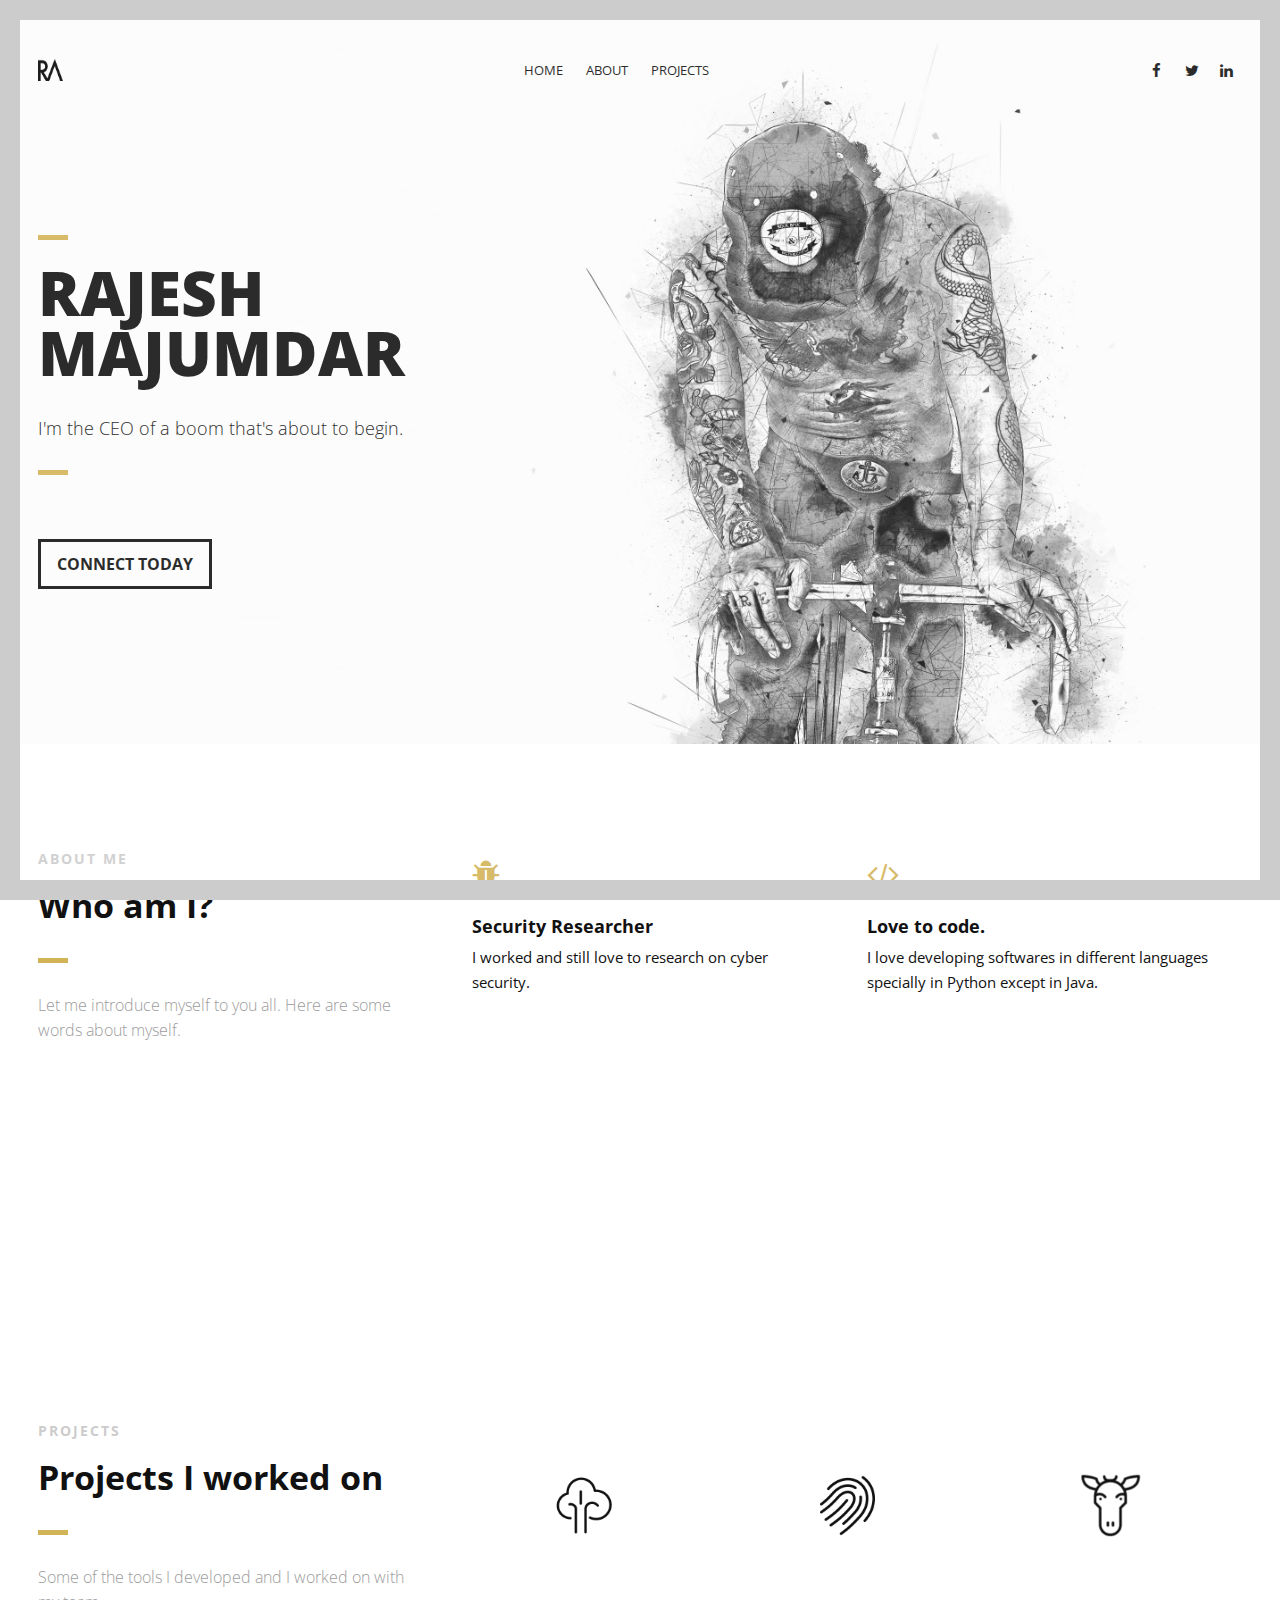
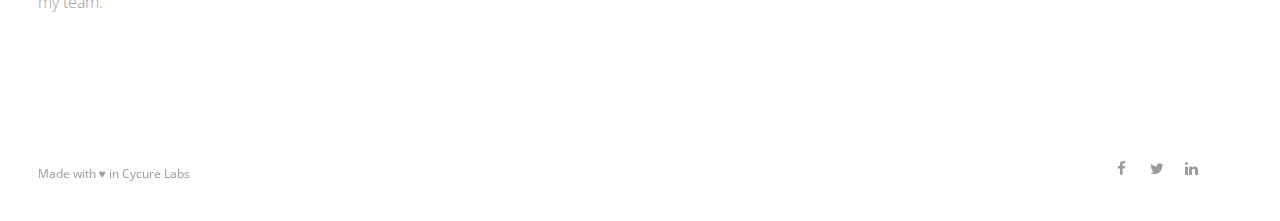
<file: index.html>
<!DOCTYPE html>
<html>
<head lang="en">
    <meta charset="UTF-8">

    <!--Page Title-->
    <title>Rajesh Majumdar</title>

    <!--Meta Keywords and Description-->
    <meta name="keywords" content="rajesh, majumdar, security, researcher, cyber, hacking, cycure, hacker, ethical, entrepreneur, tech">
    <meta name="description" content="Rajesh Majumdar's portfolio.">
    <meta name="viewport" content="width=device-width, initial-scale=1.0, user-scalable=no"/>

    <!--Favicon-->
    <link rel="shortcut icon" href="images/favicon.ico" title="Favicon"/>
    <link rel="stylesheet" href="https://maxcdn.bootstrapcdn.com/font-awesome/4.7.0/css/font-awesome.min.css">


    <!-- Main CSS Files -->
    <link rel="stylesheet" href="css/style.css">

    <!-- Namari Color CSS -->
    <link rel="stylesheet" href="css/namari-color.css">

    <!--Icon Fonts - Font Awesome Icons-->
    <link rel="stylesheet" href="css/font-awesome.min.css">

    <!-- Animate CSS-->
    <link href="css/animate.css" rel="stylesheet" type="text/css">

    <!--Google Webfonts-->
    <link href='https://fonts.googleapis.com/css?family=Open+Sans:400,300,600,700,800' rel='stylesheet' type='text/css'>
</head>
<body>

<!-- Preloader -->
<div id="preloader">
    <div id="status" class="la-ball-triangle-path">
        <div></div>
        <div></div>
        <div></div>
    </div>
</div>
<!--End of Preloader-->

<div class="page-border" data-wow-duration="0.7s" data-wow-delay="0.2s">
    <div class="top-border wow fadeInDown animated" style="visibility: visible; animation-name: fadeInDown;"></div>
    <div class="right-border wow fadeInRight animated" style="visibility: visible; animation-name: fadeInRight;"></div>
    <div class="bottom-border wow fadeInUp animated" style="visibility: visible; animation-name: fadeInUp;"></div>
    <div class="left-border wow fadeInLeft animated" style="visibility: visible; animation-name: fadeInLeft;"></div>
</div>

<div id="wrapper">

    <header id="banner" class="scrollto clearfix" data-enllax-ratio=".5">
        <div id="header" class="nav-collapse">
            <div class="row clearfix">
                <div class="col-1">

                    <!--Logo-->
                    <div id="logo">

                        <!--Logo that is shown on the banner-->
                        <img src="images/logo.png" id="banner-logo" alt="Landing Page"/>
                        <!--End of Banner Logo-->

                        <!--The Logo that is shown on the sticky Navigation Bar-->
                        <img src="images/logo-2.png" id="navigation-logo" alt="Landing Page"/>
                        <!--End of Navigation Logo-->

                    </div>
                    <!--End of Logo-->

                    <aside>

                        <!--Social Icons in Header-->
                        <ul class="social-icons">
                            <li>
                                <a target="_blank" title="Facebook" href="https://www.facebook.com/freakym0nk">
                                    <i class="fa fa-facebook fa-1x"></i><span>Facebook</span>
                                </a>
                            </li>
                            <li>
                                <a target="_blank" title="Twitter" href="http://www.twitter.com/freakym0nk">
                                    <i class="fa fa-twitter fa-1x"></i><span>Twitter</span>
                                </a>
                            </li>
                            <li>
                                <a target="_blank" title="Instagram" href="http://www.linkedin.com/in/rajesh-cycure">
                                    <i class="fa fa-linkedin fa-1x"></i><span>Linkedin</span>
                                </a>
                            </li>
                        </ul>
                        <!--End of Social Icons in Header-->

                    </aside>

                    <!--Main Navigation-->
                    <nav id="nav-main">
                        <ul>
                            <li>
                                <a href="#banner">Home</a>
                            </li>
                            <li>
                                <a href="#about">About</a>
                            </li>
                            <li>
                                <a href="#projects">Projects</a>
                            </li>
                        </ul>
                    </nav>
                    <!--End of Main Navigation-->

                    <div id="nav-trigger"><span></span></div>
                    <nav id="nav-mobile"></nav>

                </div>
            </div>
        </div><!--End of Header-->

        <!--Banner Content-->
        <div id="banner-content" class="row clearfix">

            <div class="col-38">

                <div class="section-heading">
                    <h1>RAJESH MAJUMDAR</h1>
                    <h2>I'm the CEO of a boom that's about to begin.</h2>
                </div>

                <!--Call to Action-->
                <a href="https://linkedin.com/rajesh-cycure" class="button">CONNECT TODAY</a>
                <!--End Call to Action-->

            </div>

        </div><!--End of Row-->
    </header>

    <!--Main Content Area-->
    <main id="content">

        <!--Introduction-->
        <section id="about" class="introduction scrollto">

            <div class="row clearfix">

                <div class="col-3">
                    <div class="section-heading">
                        <h3>ABOUT ME</h3>
                        <h2 class="section-title">Who am I?</h2>
                        <p class="section-subtitle">Let me introduce myself to you all. Here are some words about myself.</p>
                    </div>

                </div>

                <div class="col-2-3">

                    <!--Icon Block-->
                    <div class="col-2 icon-block icon-top wow fadeInUp" data-wow-delay="0.1s">
                        <!--Icon-->
                        <div class="icon">
                            <i class="fa fa-bug fa-2x"></i>
                        </div>
                        <!--Icon Block Description-->
                        <div class="icon-block-description">
                            <h4>Security Researcher</h4>
                            <p>I worked and still love to research on cyber security.</p>
                        </div>
                    </div>
                    <!--End of Icon Block-->

                    <!--Icon Block-->
                    <div class="col-2 icon-block icon-top wow fadeInUp" data-wow-delay="0.3s">
                        <!--Icon-->
                        <div class="icon">
                            <i class="fa fa-code fa-2x"></i>
                        </div>
                        <!--Icon Block Description-->
                        <div class="icon-block-description">
                            <h4>Love to code.</h4>
                            <p>I love developing softwares in different languages specially in Python except in Java.</p>
                        </div>
                    </div>
                    <!--End of Icon Block-->

                    <!--Icon Block-->
                    <div class="col-2 icon-block icon-top wow fadeInUp" data-wow-delay="0.5s">
                        <!--Icon-->
                        <div class="icon">
                            <i class="fa fa-apple fa-2x"></i>
                        </div>
                        <!--Icon Block Description-->
                        <div class="icon-block-description">
                            <h4>Apple fanboy</h4>
                            <p>I just love it's ecosystem, how smoothly it blends with other apple devices.</p>
                        </div>
                    </div>
                    <!--End of Icon Block-->

                    <!--Icon Block-->
                    <div class="col-2 icon-block icon-top wow fadeInUp" data-wow-delay="0.5s">
                        <!--Icon-->
                        <div class="icon">
                            <i class="fa fa-cogs fa-2x"></i>
                        </div>
                        <!--Icon Block Description-->
                        <div class="icon-block-description">
                            <h4>Solving problems</h4>
                            <p>I'm not a social worker, but I love to solve tech problems.</p>
                        </div>
                    </div>
                    <!--End of Icon Block-->

                </div>

            </div>


        </section>
        <!--End of Introduction-->

        <!--Projects-->
        <section id="projects" class="scrollto clearfix">
            <div class="row clearfix">

                <div class="col-3">

                    <div class="section-heading">
                        <h3>PROJECTS</h3>
                        <h2 class="section-title">Projects I worked on</h2>
                        <p class="section-subtitle">Some of the tools I developed and I worked on with my team.</p>
                    </div>

                </div>

                <div class="col-2-3">

                    <a href="https://github.com/rajeshmajumdar" class="col-3">
                        <img src="images/projects-images/ploitkit.png" alt="Projects"/>
                        <div class="client-overlay"><span>PloitKit</span></div>
                    </a>
                    <a href="https://github.com/rajeshmajumdar" class="col-3">
                        <img src="images/projects-images/brutexss.png" alt="Projects"/>
                        <div class="client-overlay"><span>BruteXSS</span></div>
                    </a>
                    <a href="https://github.com/rajeshmajumdar" class="col-3">
                        <img src="images/projects-images/thefatcat.png" alt="Projects"/>
                        <div class="client-overlay"><span>TheFatCat</span></div>
                    </a>
                </div>

            </div>
        </section>
        <!--End of Projetcs-->

    </main>
    <!--End Main Content Area-->


    <!--Footer-->
    <footer id="landing-footer" class="clearfix">
        <div class="row clearfix">

            <p id="copyright" class="col-2">Made with &hearts; in <a href="https://cycurelabs.com">Cycure Labs</a></p>

            <!--Social Icons in Footer-->
            <ul class="col-2 social-icons">
                <li>
                    <a target="_blank" title="Facebook" href="https://www.facebook.com/cycurelabs">
                        <i class="fa fa-facebook fa-1x"></i><span>Facebook</span>
                    </a>
                </li>
                <li>
                    <a target="_blank" title="Twitter" href="http://www.twitter.com/cycurelabs">
                        <i class="fa fa-twitter fa-1x"></i><span>Twitter</span>
                    </a>
                </li>
                <li>
                    <a target="_blank" title="Instagram" href="http://www.linkedin.com/company/cycurelabs">
                        <i class="fa fa-linkedin fa-1x"></i><span>Linkedin</span>
                    </a>
                </li>
                <li>
                    <a target="_blank" title="Blogger" href="http://blog.cycurelabs.in">
                        <i class="fa fa-blog fa-1x"></i><span>Blogger</span>
                    </a>
                </li>
            </ul>
            <!--End of Social Icons in Footer-->
        </div>
    </footer>
    <!--End of Footer-->

</div>

<!-- Include JavaScript resources -->
<script src="js/jquery.1.8.3.min.js"></script>
<script src="js/wow.min.js"></script>
<script src="js/featherlight.min.js"></script>
<script src="js/featherlight.gallery.min.js"></script>
<script src="js/jquery.enllax.min.js"></script>
<script src="js/jquery.scrollUp.min.js"></script>
<script src="js/jquery.easing.min.js"></script>
<script src="js/jquery.stickyNavbar.min.js"></script>
<script src="js/jquery.waypoints.min.js"></script>
<script src="js/images-loaded.min.js"></script>
<script src="js/lightbox.min.js"></script>
<script src="js/site.js"></script>


</body>
</html>
</file>
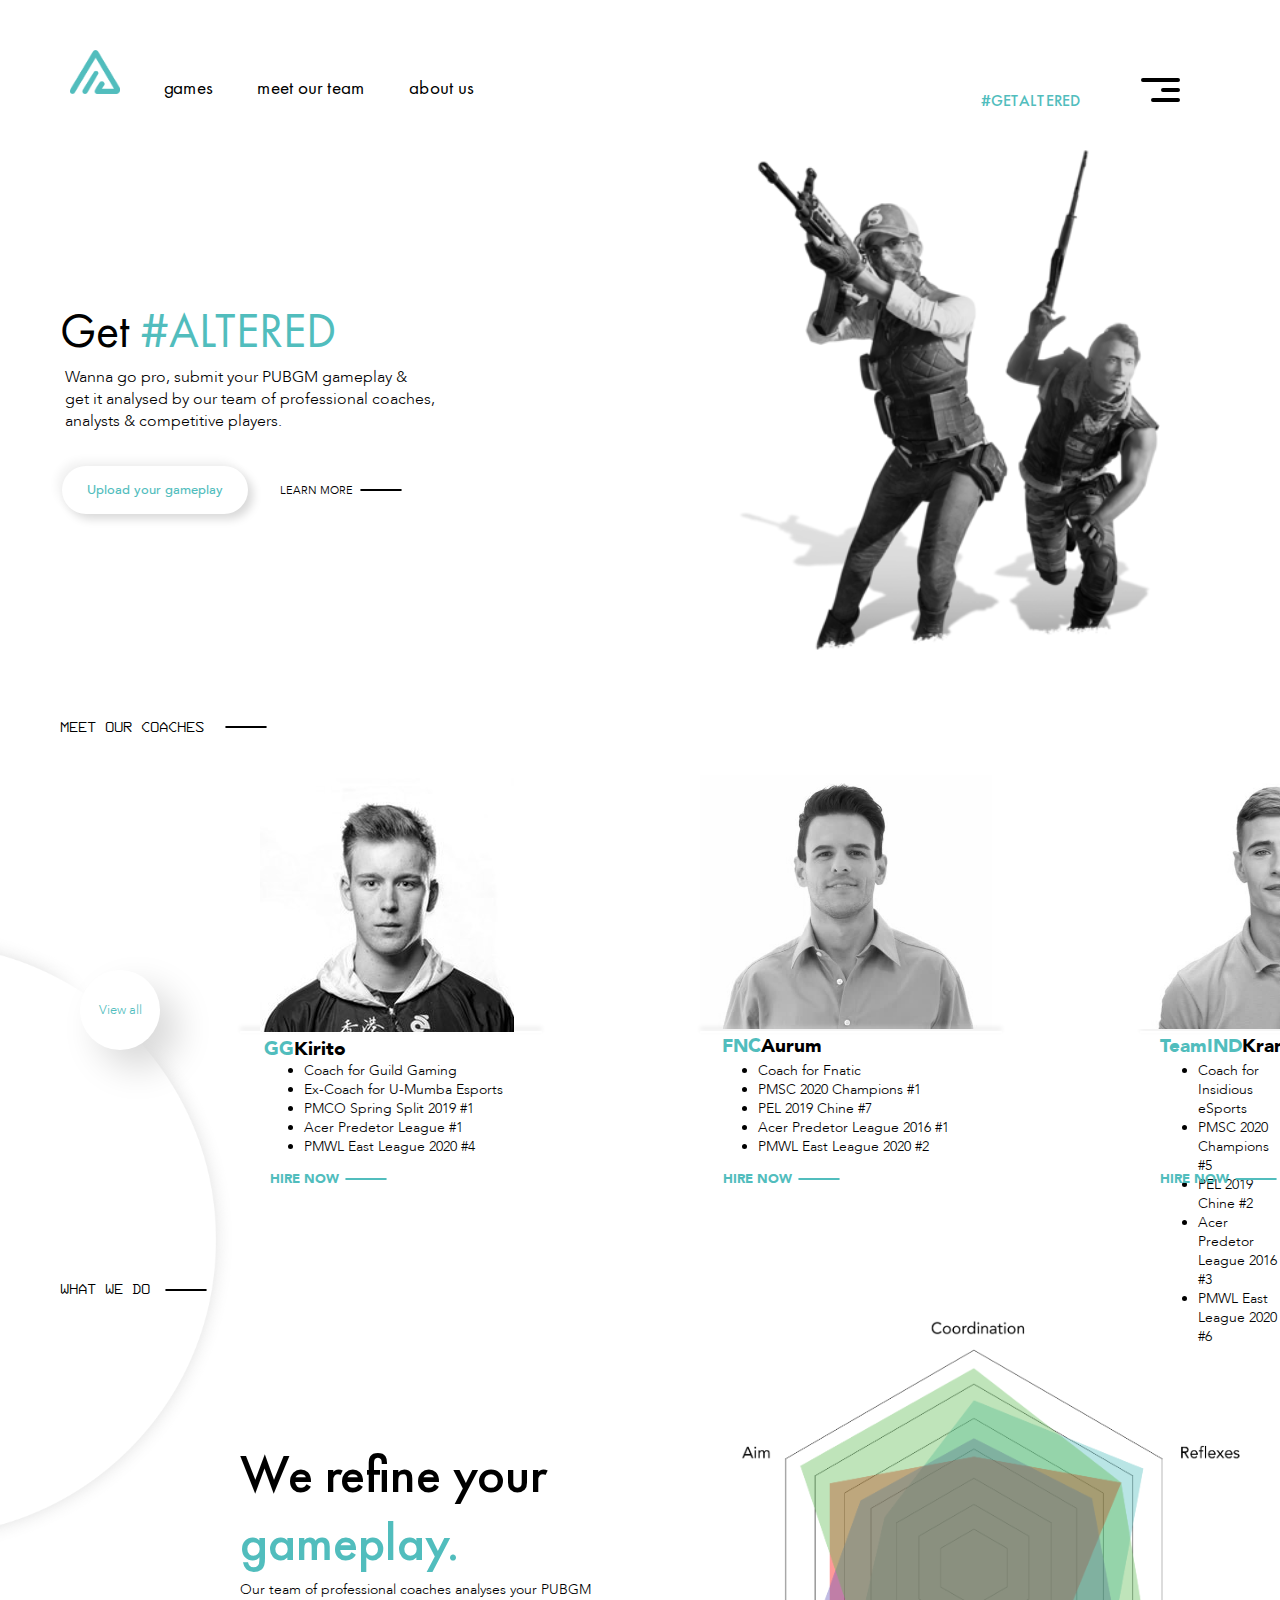
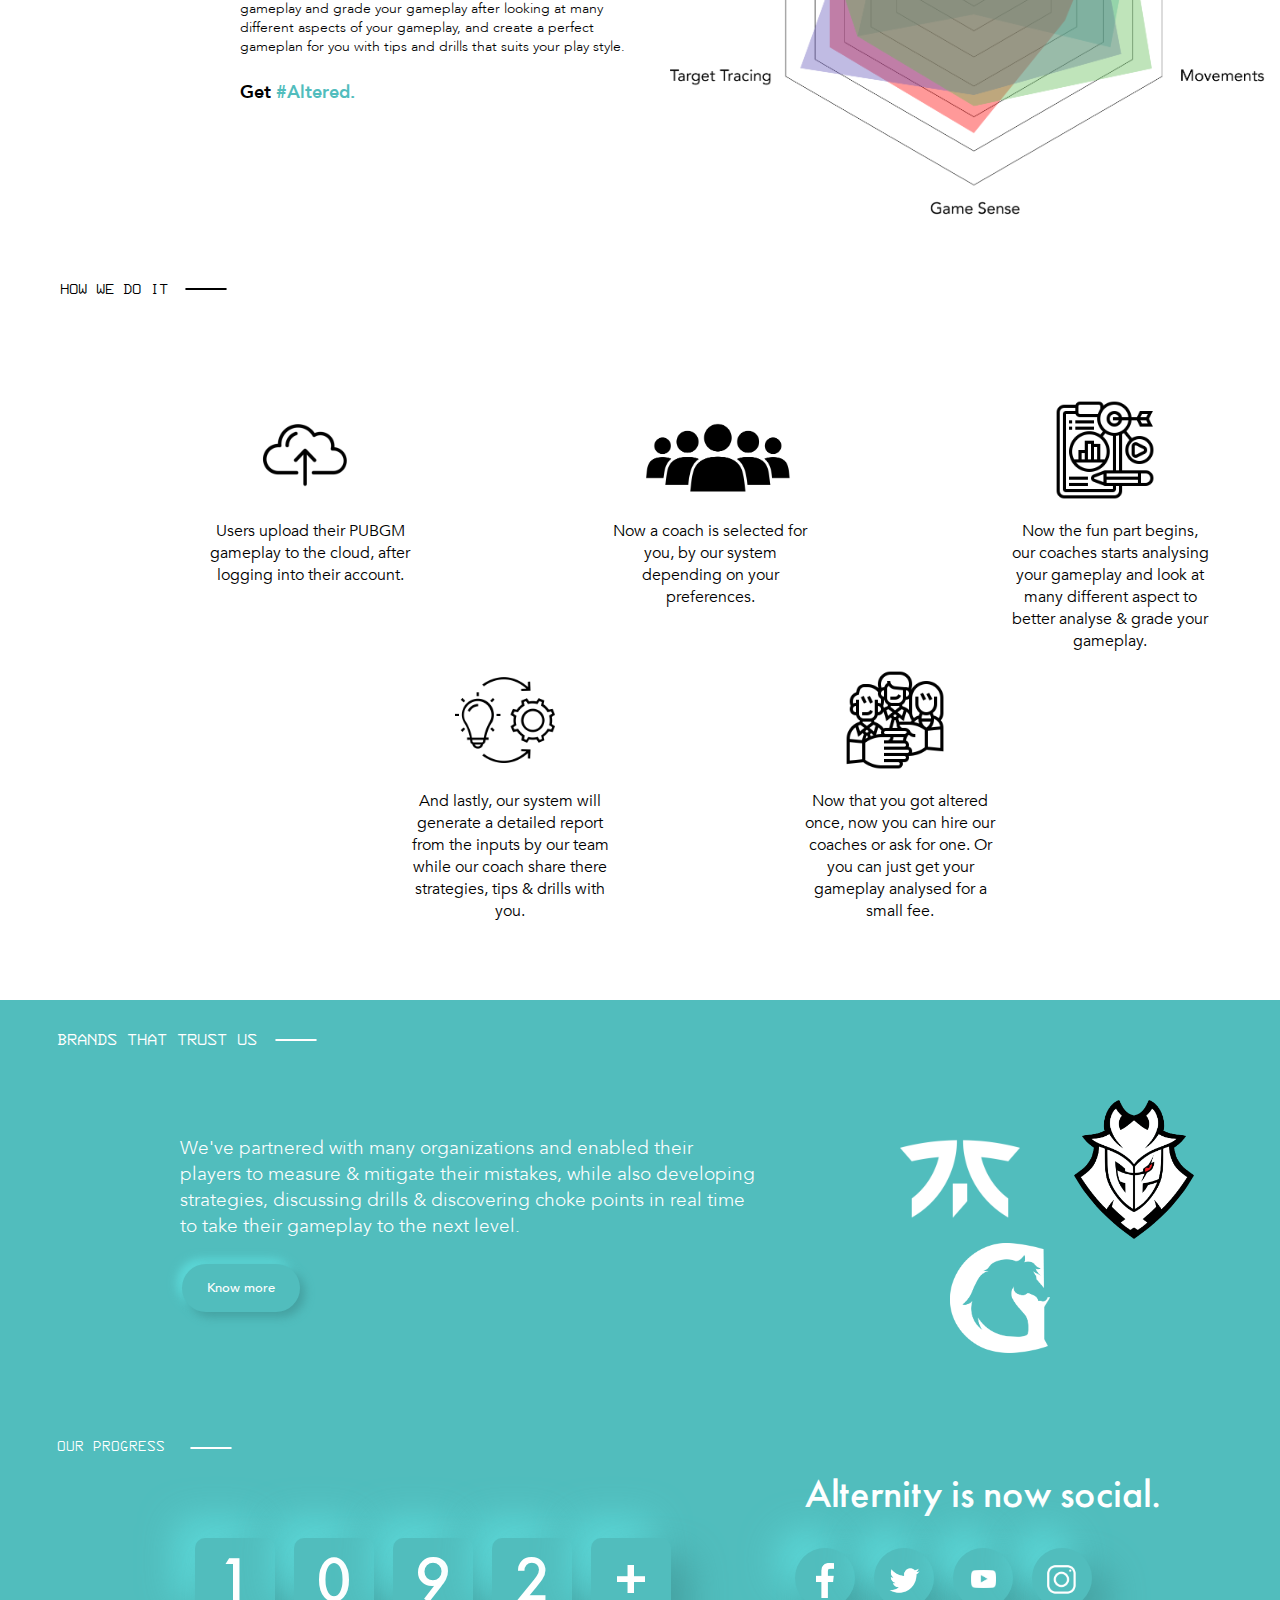
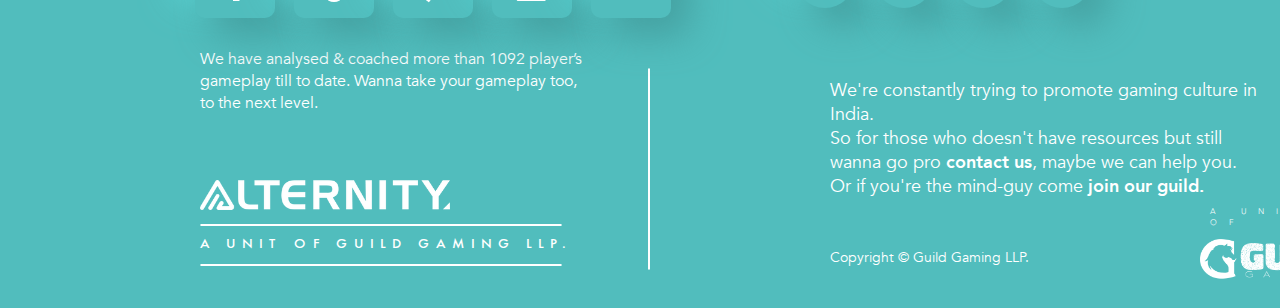
<file: alternity/index.html>
<!DOCTYPE html>
<head>
    <meta charset='utf-8'/>
    <title>Alternity · Leading Agency for Esports Players, Coaches & Analysts.</title>
    <meta content="Alternity creates opportunities in esports – We're an agency representing skilled esports players, professional coaches, and analysts. With a team of coaches reviewing every gameplay, to help you acheive your goals." name="description"/>
    <meta content="Alternity · Leading Agency for Esports Players, Coaches & Analysts" property="og:title"/>
    <link href="img/alternity.png" rel="shortcut icon" type="image/x-icon"/>
    <link href="css/main.css" rel="stylesheet" type="text/css"/>
    <link href="css/fonts.css" rel="stylesheet" type="text/css"/>
    <link href="css/fontawesome.min.css" rel="stylesheet" type="text/css"/>


    <style>
        
        /* Text Highlight Color */
        ::selection {
            background: #FCDF3E; /* WebKit/Blink Browsers */
            color: #0D0E0E;
        }
        
        ::-moz-selection {
            background: #FCDF3E; /* Gecko Browsers */
        }
          
        /* Anti Aliasing */
          
        body {
          -webkit-font-smoothing: antialiased;
          -moz-osx-font-smoothing: grayscale;
        }   
          
        .line-clamp {
          display: -webkit-box;
          -webkit-line-clamp: 3;
          -webkit-box-orient: vertical;  
        }
        
        /* break word */  
        .break-all {
          word-wrap: break-all;
        }
        </style> <link rel="canonical" href="https://alternity.com">
</head>

<body>
    <!--Navigation Bar-->
    <div class="nav-container">
        <img src="img/alternity.png" id="site-logo" class="noselect">
        <div id="britm" class="noselect">games</div>
        <div id="britm" class="noselect">meet our team</div>
        <div id="britm" class="noselect">about us</div>
        <div class="hamburger-container">
            <hr class="hb"/>
            <hr class="hm"/>
            <hr class="ht"/>
        </div>
        <div class="noselect" id="altered">#GETALTERED</div>
    </div>

    <!--Header-->
    <div class="header">
        <img class="himg" src="img/header.png">

        <div class="noselect" id="htxt">Get <div class="alt">#ALTERED</div></div>
        <div class="hdesc">Wanna go pro, submit your PUBGM gameplay & <br>get it analysed by our team of professional coaches, <br>analysts & competitive players.</div>
        <div class="upload"><button id="pillbtn" class="noselect">Upload your gameplay</button></div>
        <div id="learnmore" class="noselect">LEARN MORE<hr class="line" style="position: absolute; top: 0px; left: 80px;"/></div>
    </div>

    <!--Meet our team-->

    <div class="meetourteam">
        <div class="navtitle">
            <img class="noselect" id="whitecircle" src="img/whitecircle.png">
            <div class="noselect" id="title">MEET OUR COACHES<hr class="line" style="position: absolute; top: 717px; left: 225px;"/></div>
    
    
            <div id="teaminfo">
                <img src="img/man1.png" id="teamdp" class="noselect">
            </div>
    
                <hr class="nline"/>
                <span id="name"><span id="orgname">GG</span>Kirito</span>
                <ul id="desc">
                    <li>Coach for Guild Gaming</li>
                    <li>Ex-Coach for U-Mumba Esports</li>
                    <li>PMCO Spring Split 2019 #1</li>
                    <li>Acer Predetor League #1</li>
                    <li>PMWL East League 2020 #4</li>
                </ul>
                <span class="noselect" id="hirebtn">HIRE NOW</span><hr class="line" style="position: absolute; top: 1170px; left: 345px; border: 1px solid #51bdbd"/>
    
            </div>
            
            <div id="man2info">
                <img src="img/man2.png" id="man2dp" class="noselect">
            </div>
            <hr class="nline" style="position: absolute; left: 700px;"/>
            <span id="name" style="position: absolute; left: 518px; top: 1013px"><span id="orgname">FNC</span>Aurum</span>
            <ul id="desc2">
                <li>Coach for Fnatic</li>
                <li>PMSC 2020 Champions #1</li>
                <li>PEL 2019 Chine #7</li>
                <li>Acer Predetor League 2016 #1</li>
                <li>PMWL East League 2020 #2</li>
            </ul>
            <span class="noselect" id="hirebtn2">HIRE NOW</span><hr class="line" style="position: absolute; top: 1170px; left: 798px; border: 1px solid #51bdbd"/>
    
            <div id="man3info">
                <img src="img/man3.png" id="man3dp" class="noselect">
            </div>
            <hr class="nline" style="position: absolute; left: 1140px;"/>
            <span id="name" style="position: absolute; left: 956px; top: 1013px"><span id="orgname">TeamIND</span>Kranti</span>
            <ul id="desc3">
                <li>Coach for Insidious eSports</li>
                <li>PMSC 2020 Champions #5</li>
                <li>PEL 2019 Chine #2</li>
                <li>Acer Predetor League 2016 #3</li>
                <li>PMWL East League 2020 #6</li>
            </ul>
            <span class="noselect" id="hirebtn3">HIRE NOW</span><hr class="line" style="position: absolute; top: 1170px; left: 1235px; border: 1px solid #51bdbd"/>
    
            <span class="noselect"><button id="seemore">View all</button></span>
    
    </div>

    <!--What we provide-->

    <div class="whatweprov">
        <div class="noselect">WHAT WE DO</div><hr class="line" style="position: absolute; top: 1280px; left: 165px;"/>

        <span class="noselect" id="pttl">We refine your<br/><span id="gtxt">gameplay.</span></span>
        <span id="pdesc">Our team of professional coaches analyses your PUBGM <br/>gameplay and grade your gameplay after looking at many<br/>different aspects of your gameplay, and create a perfect <br/>gameplan for you with tips and drills that suits your play style.</span>

        <span class="noselect" id="getalt">Get <span id="alttxt">#Altered.</span></span>

        <span id="graph" class="noselect">
            <img src="img/graph.png" id="graphimg">
        </span>

    </div>

    <!--How we do it-->
    <div class="howedoit">

        <div class="noselect" id="hwdtxt">HOW WE DO IT</div><hr class="line" style="position: absolute; top: 1880px; left: 185px;"/>

        <div id="prcimg">
            <div id="icn1">
                <img class="noselect" src="img/ic4.png" id="icon1"/>
                <p id="icdesc">Users upload their PUBGM gameplay to the cloud, after logging into their account.</p>
            </div>

            <div id="icn2">
                <img class="noselect" src="img/ic5.png" id="icon2"/>
                <p id="icdesc">Now a coach is selected for you,
                    by our system depending on your
                    preferences.</p>
            </div>

            <div id="icn3">
                <img class="noselect" src="img/ic1.png" id="icon1"/>
                <p id="icdesc">Now the fun part begins, our coaches starts analysing your gameplay and look at many different aspect to better analyse & grade your gameplay.</p>
            </div>

            <div id="icn4">
                <img class="noselect" src="img/ic3.png" id="icon1"/>
                <p id="icdesc">And lastly, our system will generate a detailed report from the inputs by our team while our coach share there strategies, tips & drills with you.</p>
            </div>

            <div id="icn5">
                <img class="noselect" src="img/ic2.png" id="icon1"/>
                <p id="icdesc">Now that you got altered once,
                    now you can hire our coaches or ask for one. Or you can just get your gameplay analysed for a small fee.</p>
            </div>

        </div>


    </div>

    <!--Brands that trust us-->
    <div class="history">

        <div class="noselect" id="histxt">BRANDS THAT TRUST US</div><hr class="line" style="position: absolute; margin-top: 39px; left: 275px; border: 1px solid white"/>


        <div id="hisdesc">
            We've partnered with many organizations and enabled their <br/>players to measure & mitigate their mistakes, while also developing <br/>strategies, discussing drills & discovering choke points in real time <br/>to take their gameplay to the next level.
        </div>

        <div id="km"><button id="kbtn" class="noselect">Know more</button></div>

        <div id="logos" class="noselect">
            <img src="img/fnc.png" id="fnc"/>
            <img src="img/g2.png" id="g2"/>
            <img src="img/guild.png" id="gg"/>
            <img src="img/nova.png" id="nova"/>
            <img src="img/tsm.png" id="tsm"/>
        </div>

    </div>

    <!--Our Progress-->
    <div class="progress" class="noselect">
        <div class="noselect" id="protext">OUR PROGRESS</div><hr class="line" style="position: absolute; margin-top: 69px; left: 190px; border: 1px solid white;"/>

        <div id="numbers" class="noselect">
            <div id="rect">1</div>
            <div id="rect">0</div>
            <div id="rect">9</div>
            <div id="rect">2</div>
            <div id="rect">+</div>
        </div>

        <p id="social" class="noselect">Alternity is now social.</p>

        <div id="socialico" class="noselect">
            <div id="brect"><img src="img/flogo.png" id="sico"/></div>
            <div id="brect"><img src="img/tlogo.png" id="sico"/></div>
            <div id="brect"><img src="img/ylogo.png" id="syico"/></div>
            <div id="brect"><img src="img/ilogo.png" id="sico"/></div>
        </div>
        <hr class="line" style="border: 1px solid white; height: 200px; width: 0; float: right; margin-right: 630px; margin-top: 290px;"/>

        <p id="ftext">We're constantly trying to promote  gaming culture in India. <br/>So for those who doesn't have resources but still <br/>wanna go pro <span id="gtext">contact us</span>, maybe we can help you. <br/>Or if you're the mind-guy come <span id="gtext"> join our guild.</span></p>

        <p id="copyright">Copyright &#169; Guild Gaming LLP.</p>

        <div id="unitof" class="noselect">
            <p id="utext">A unit of</p>
            <img src="img/guildfull.png" id="gfull"/>
        </div>

        <p id="ntxt">We have analysed & coached more than 1092 player’s <br/>gameplay till to date. Wanna take your gameplay too, <br/>to the next level.</p>

        <div id="logon" class="noselect">
            <img src="img/altxt.png" id="altxt"/>
        </div>
            <hr class="line" style="border: 1px solid white; width: 360px; float: left; margin-left: 200px; margin-top: 10px;"/>
            <p id="btxt">A unit of Guild Gaming llp.</p>
            <hr class="line" style="border: 1px solid white; width: 360px; float: left; margin-left: 200px; margin-top: 50px; position: absolute;"/>
    </div>

</body>

</html>
</file>
<file: css/namari-color.css>
/* Namari Landing Page Dynamic Style Index

1. Website Default Styling
2. Navigation
3. Primary and Secondary Colors
4. Banner
5. Typography
6. Buttons
7. Footer


/*------------------------------------------------------------------------------------------*/
/* 1. Website Default Styling */
/*------------------------------------------------------------------------------------------*/


body {
    background:#fff;
}


/* Default Link Color */

a, .la-ball-triangle-path {
    color:#d2b356;
}

a:hover, #header.nav-solid nav a:hover {
    color:#d2b356;
}

/* Default Icon Color */

.icon i {
    color:#d2b356;
}

/* Border Color */

#banner .section-heading:before, .testimonial.classic footer:before {
    background: #d2b356;
}

.pricing-block-content:hover {
    border-color:#d2b356;
}


/*------------------------------------------------------------------------------------------*/
/* 2. Navigation */
/*------------------------------------------------------------------------------------------*/


/* Transparent Navigation Color on a Banner */

#header nav a, #header i {
    color:#111;
}


/* Navigation Colors when the Navigation is sticky and solid */ 

#header.nav-solid, #header.nav-solid a, #header.nav-solid i, #nav-mobile ul li a {
    color:#333;
}


/* Navigation Active State */

#header.nav-solid .active {
    color: #d2b356;
    border-color: #d2b356;
}    



/*------------------------------------------------------------------------------------------*/
/* 3. Primary and Secondary Colors */
/*------------------------------------------------------------------------------------------*/


/* Primary Background and Text Colors */

.primary-color, .featured .pricing {
    background-color:#d2b356;
}

.primary-color, .primary-color .section-title, .primary-color .section-subtitle, .featured .pricing, .featured .pricing p {
    color:#fff;    
}

.section-heading h2:after {
    background:#d2b356;
    content:"";
    display:block;
    width:30px;
    height:5px;
    margin-top:30px;
}

.text-center .section-heading h2:after {
    margin:30px auto 25px auto;
}

/* Primary Icon Colors */

.primary-color .icon i, .primary-color i {
    color:#fff;
}


/* Secondary Background and Text Colors */

.secondary-color {
    background-color:#f5f5f5;
}


/*------------------------------------------------------------------------------------------*/
/* 4. Banner */
/*------------------------------------------------------------------------------------------*/


/* Banner Background and Text Colors */

#banner {
    background: url("../images/banner-images/banner-image-1.jpg") no-repeat center top;
    background-size:cover;
}


/*------------------------------------------------------------------------------------------*/
/* 5. Typography */
/*------------------------------------------------------------------------------------------*/


body {
    font-family: 'Open Sans', sans-serif, Arial, Helvetica;
    font-size:15px;
    font-weight:normal;
    color:#111;
}

/* Logo, if you are using Fonts as Logo and not image

#logo h1 {
    font-family:;
    font-size:; 
    font-weight:;
    color:;
}

#logo h2 {
    font-family:;
    font-size:; 
    font-weight:;
    color:;
}

*/


/* Banner Typography */

#banner h1 {
    font-family: 'Open Sans', sans-serif, Arial, Helvetica;
    font-size:62px;
    line-height:60px;
    font-weight:800;
    color:#111;
}

#banner h2 {
    font-family: 'Open Sans', sans-serif, Arial, Helvetica;
    font-size:18px;
    font-weight:300;
    color:#111;
}


/* Section Title and Subtitle */

.section-title {
    font-family: 'Open Sans', sans-serif, Arial, Helvetica;
    font-size: 34px; 
    font-weight:700;
    color:#111;
}

.section-subtitle {
    font-family: 'Open Sans', sans-serif, Arial, Helvetica;
    font-size: 16px;
    font-weight:300;
    color:#9c9c9c;
}

/* Testimonial */

.testimonial q {
    font-family: 'Open Sans', sans-serif, Arial, Helvetica;
    font-size: 17px; 
    font-weight:300;
}

.testimonial.classic q, .testimonial.classic footer {
    color:#111;
}


/* Standard Headings h1-h6 */

h1 {
    font-family: 'Open Sans', sans-serif, Arial, Helvetica;
    font-size: 40px; 
    font-weight:300;
    color:#111;
}

h2 {
    font-family: 'Open Sans', sans-serif, Arial, Helvetica;
    font-size: 34px; 
    font-weight:300;
    color:#111;
}

h3 {
    font-family: 'Open Sans', sans-serif, Arial, Helvetica;
    font-size: 30px; 
    font-weight:700;
    color:#111;
}

h4 {
    font-family: 'Open Sans', sans-serif, Arial, Helvetica;
    font-size: 18px; 
    font-weight:400;
    color:#111;
}

h5 {
    font-family: 'Open Sans', sans-serif, Arial, Helvetica;
    font-size: 16px; 
    font-weight:400;
    color:#111;
}

h6 {
    font-family: 'Open Sans', sans-serif, Arial, Helvetica;
    font-size: 14px; 
    font-weight:400;
    color:#111;
}


/*------------------------------------------------------------------------------------------*/
/* 6. Buttons */
/*------------------------------------------------------------------------------------------*/

/* ----------Default Buttons---------- */


/* Button Text */

.button, input[type="submit"]  {
    font-family: 'Open Sans', sans-serif, Arial, Helvetica;
    font-size:14px;
    font-weight:bold;
    color:#111;
}


/* Button Color */

.button, input[type="submit"] {
    border-color:#111;
}


/* Button Hover Color */

.button:hover,  input[type="submit"]:hover {
    border-color:#d2b356;
    color:#d2b356;
}


/* ----------Banner Buttons---------- */


/* Button Text */

#banner .button {
    font-family: 'Open Sans', sans-serif, Arial, Helvetica;
    font-size:16px;
    color:#111;
}


/* Button Color */

#banner .button {
    border-color:#111;
}


/* Button Hover Color */

#banner .button:hover {
    color:#d2b356;
    border-color:#d2b356;
}


/*------------------------------------------------------------------------------------------*/
/* 7. Footer */
/*------------------------------------------------------------------------------------------*/

#landing-footer, #landing-footer p, #landing-footer a {
    font-family: 'Open Sans', sans-serif, Arial, Helvetica;
    font-size:12px;
    font-weight:normal;
    color:#999;
}

/* Footer Icon Color */

#landing-footer i {
    color:#999;
}
</file>
<file: alternity/css/main.css>
body {
    margin-left: 60px;
    margin-top: 40px;
    cursor: default;
    overflow-x: hidden;
}

.nav-container {
    width: 1310px;
    height: 70px;
}

#site-logo {
    width: 50px;
    height: auto;
    padding-top: 10px;
    padding-left: 10px;
    cursor: none;
}

#britm {
    padding-bottom: 5px;
    color: black;
    display: inline;
    padding-left: 40px;
    font-family: FuturaPTBook;
    font-size: large;
    font-size: 1.2em;
    cursor: pointer;
}

.hamburger-container {
    cursor: pointer;
}

hr.hb {
    border: 2px solid black;
    border-radius: 4px;
    width: 25px;
    display: block;
    position: absolute;
    right: 100px;
    top: 90px;
}
hr.hm {
    border: 2px solid black;
    border-radius: 4px;
    width: 15px;
    display: block;
    position: absolute;
    right: 100px;
    top: 80px;
}
hr.ht {
    border: 2px solid black;
    border-radius: 4px;
    width: 35px;
    display: block;
    position: absolute;
    right: 100px;
    top: 70px;
}

hr.line {
    border: 1px solid black;
    border-radius: 2px;
    width: 40px;
    display: block;
}

#altered {
    font-family: FuturaPTMedium;
    color: #51BDBD;
    display: block;
    position: absolute;
    right: 200px;
    top: 90px;
    cursor: pointer;
}

.himg {
    filter: grayscale(100%);
    height: 500px;
    width: auto;
    position: absolute;
    right: 120px;
    top: 150px;
    -moz-user-select: none;
    -webkit-user-select: none;
    user-select: none;
}

#htxt {
    font-family: FuturaPTBook;
    font-size: 3em;
    padding-top: 190px;
}

.hdesc {
    font-family: AvenirLight;
    padding-left: 5px;
    padding-top: 5px;
}

.alt {
    display: inline;
    color: #51BDBD;
}

  .upload {
      padding-top: 30px;
  }

  #learnmore {
      font-family: AvenirBook;
      display: inline;
      font-size: 0.7em;
      position: absolute;
      left: 280px;
      top: 483px;
  }

  #whitecircle {
      position: absolute;
      top: 920px;
      left: -400px;
      max-width: 50%;
      max-height: auto;
      z-index: -2;
  }

  #title {
      margin-top: 200px;
      font-family: IBM3270;
      font-size: 1.1em;
  }

  #teaminfo {
      margin-top: 40px;
      margin-left: 200px;
  }

  #teamdp {
      filter: grayscale(100%);
  }

  #man2dp {
      max-height: 254px;
      width: auto;
      filter: grayscale(100%);
      position: absolute;
      top: 775px;
      left: 700px;
      z-index: -2;
  }

  #man2info {
      margin-left: 150px;
      display: inline;
  }

  .nline {
    border: 1px solid white;
    border-radius: 2px;
    width: 300px;
    display: block;
    box-shadow: 0px -3px 5px #d9d9d9;
    position: absolute;
    left: 240px;
    top: 1023px;
    z-index: -2;
  }

  #name {
      font-family: AvenirBlack;
      font-size: 1.2em;
      margin-left: 204px;
      margin-top: 20px;
  }

  #orgname {
      color: #51BDBD;
  }

  #desc {
      font-family: AvenirLight;
      font-size: 0.9em;
      margin-left: 204px;
      position: absolute;
      top: 1047px;
  }

  #desc2 {
    font-family: AvenirLight;
    font-size: 0.9em;
    margin-left: 658px;
    position: absolute;
    top: 1047px;
  }

  #hirebtn {
      font-family: AvenirBlack;
      color: #51BDBD;
      position: absolute;
      top: 1170px;
      left: 270px;
      font-size: 0.8em;
      cursor: pointer;
  }
  #hirebtn2 {
    font-family: AvenirBlack;
    color: #51BDBD;
    position: absolute;
    top: 1170px;
    left: 723px;
    font-size: 0.8em;
    cursor: pointer;
}


  .meetourteam {
      display: inline-block;
  }


  .noselect {
    -webkit-touch-callout: none; /* iOS Safari */
      -webkit-user-select: none; /* Safari */
       -khtml-user-select: none; /* Konqueror HTML */
         -moz-user-select: none; /* Old versions of Firefox */
          -ms-user-select: none; /* Internet Explorer/Edge */
              user-select: none; /* Non-prefixed version, currently
                                    supported by Chrome, Edge, Opera and Firefox */
  }

  #man3dp {
      max-height: 254px;
      max-width: auto;
      margin-left: 990px;
      display: inline;
      position: absolute;
      top: 775px;
      filter: grayscale(100%);
  }

  #desc3 {
    font-family: AvenirLight;
    font-size: 0.9em;
    margin-left: 1098px;
    position: absolute;
    top: 1047px;
  }

  #hirebtn3{
    font-family: AvenirBlack;
    color: #51BDBD;
    position: absolute;
    top: 1170px;
    left: 1160px;
    font-size: 0.8em;
    cursor: pointer;
  }

  #pillbtn {
    background-color: white;
    font-family: AvenirMedium;
    border: none;
    color: #51BDBD;
    padding: 15px 25px;
    text-align: center;
    text-decoration: none;
    display: inline-block;
    margin: 4px 2px;
    cursor: copy;
    border-radius: 25px;
    box-shadow: 5px 5px 10px #d9d9d9, -5px -5px 10px #f2f2f2;
  }

  #seemore {
      height: 80px;
      width: 80px;
      background-color: white;
      border-radius: 40px;
      position: absolute;
      top: 970px;
      left: 80px;
      border: none;
      color: #51BDBD;
      box-shadow:  18px 18px 36px #d9d9d9, -18px -18px 36px #ffffff;
      font-family: AvenirLight;
      cursor: pointer;
  }

  .whatweprov {
      z-index: 0;
      font-family: IBM3270;
      margin-top: 200px;
      font-size: 1.1em;
  }

  #pttl {
      position: absolute;
      margin-top: 140px;
      margin-left: 180px;
      font-family: FuturaPTMedium;
      font-size: 3em;
  }

  #gtxt {
      color: #51BDBD;
  }

  #pdesc {
      position: absolute;
      font-family: AvenirLight;
      font-size: 0.8em;
      margin-top: 280px;
      margin-left: 180px;
  }

  #getalt {
      position: absolute;
      margin-top: 380px;
      font-family: AvenirHeavy;
      margin-left: 180px;
      cursor: pointer;
  }

  #alttxt {
      color: #51BDBD;
  }

  #graphimg {
      max-height: 500px;
      max-width: auto;
      position: absolute;
      margin-left: 610px;
      margin-top: 20px;
  }

  #prcimg {
      display: inline-block;
  }

  #hwdtxt {
    font-family: IBM3270;
    font-size: 1.1em;
    margin-top: 580px;
  }

  #icon1 {
      margin-left: 45px;
      max-height: 100px;
      max-width: auto;
      color: #51BDBD;
      margin-top: 100px;
      align-self: center;
  }

  #icon2 {
    margin-left: 25px;
    max-height: 100px;
    max-width: auto;
    color: #51BDBD;
    margin-top: 100px;
    align-self: center;
    }


  #icn1 {
      width: 200px;
      margin-left: 150px;
      float: left;
  }

  #icn2 {
      position: absolute;
      width: 200px;
      margin-left: 550px;
      float: center;
  }

  #icn3 {
      position: absolute;
      width: 200px;
      margin-left: 950px;
  }

  #icn4 {
      position: absolute;
      margin-top: 270px;
      left: 410px;
      width: 200px;
  }

  #icn5 {
      position: absolute;
      margin-top: 270px;
      width: 200px;
      left: 800px;
  }

  #icdesc {
      text-align: center;
      font-family: AvenirBook;
      size: 0.8em;
  }

  #histxt {
      position: absolute;
      margin-top: 30px;
      margin-left: 57px;
      font-family: IBM3270;
      font-size: 1.2em;
  }
  .history {
      width: 100%;
      height: 400px;
      background-color: #51BDBD;
      position: absolute;
      top: 2600px;
      left: 0px;
      color: white;
  }

  #hisdesc {
      font-family: AvenirLight;
      font-size: 1.2em;
      position: absolute;
      margin-top: 135px;
      margin-left: 180px;
  }

  #kbtn {
    background-color: #51BDBD;
    font-family: AvenirMedium;
    border: none;
    color: white;
    padding: 15px 25px;
    text-align: center;
    text-decoration: none;
    display: inline-block;
    margin: 4px 2px;
    cursor: pointer;
    border-radius: 25px;
    box-shadow: 5px 5px 10px #45a1a1, -5px -5px 10px #5dd9d9;
  }

  #km {
      position: absolute;
      margin-top: 260px;
      margin-left: 180px;
  }

  #logos {
      margin-top: 100px;
      margin-left: 900px;
  }

  #fnc {
      max-width: 120px;
      max-height: auto;
      filter: brightness(0) invert(1);
  }
  #g2 {
    max-width: 120px;
    max-height: auto;
    padding-left: 50px;
  }
  #gg {
    max-width: 100px;
    max-height: auto;
    padding-left: 50px;
  }

  #nova {
    max-width: 250px;
    max-height: auto;
    filter: brightness(0) invert(1);
  }
  #tsm {
    max-width: 120px;
    max-height: auto;
    filter: brightness(0) invert(1);
  }

  #protext {
      position: absolute;
      margin-top: 60px;
      font-family: IBM3270;
      font-size: 1em;
      left: 57px;
  }

  .progress {
      position: absolute;
      width: 100%;
      height: 530px;
      left: 0px;
      background-color: #51BDBD;
      margin-top: 772px;
      color: white;
  }

  #numbers {
      position: absolute;
      left: 180px;
      top: 160px;
      height: 120px;
  }

  #socialico {
    position: absolute;
    left: 780px;
    top: 170px;
    height: 120px;
}

  #rect {
      width: 80px;
      height: 80px;
      margin-left: 15px;
      background-color: #51BDBD;
      border-radius: 10px;
      box-shadow:  18px 18px 36px #45a1a1, 
             -18px -18px 36px #5dd9d9;
      text-align: center;
      font-family: FuturaPTMedium;
      font-size: 4em;
      display: inline-block;
      justify-content: space-evenly;
  }

  #ntxt {
      font-family: AvenirBook;
      font-size: 1em;
      margin-top: 270px;
      margin-left: 200px;
  }

  #altxt {
      filter: brightness(0) invert(1);
      width: 250px;
      height: auto;
      margin-top: 50px;
      margin-left: 200px;
  }

  #balt {
      filter: hue-rotate(90deg) saturate(30%);
      width: 10px;
      height: auto;
  }

  #btxt {
      font-family: FuturaPTMedium;
      font-size: 0.9em;
      text-transform: uppercase;
      letter-spacing: 7px;
      position: absolute;
      margin-top: 20px;
      margin-left: 200px;
  }

  #social {
      font-family: FuturaPTMedium;
      font-size: 2.5em;
      position: absolute;
      margin-top: 90px;
      margin-left: 805px;
  }

  #brect {
    width: 60px;
    height: 60px;
    margin-left: 15px;
    background-color: #51BDBD;
    border-radius: 50px;
    box-shadow:  18px 18px 36px #45a1a1, 
           -18px -18px 36px #5dd9d9;
    text-align: center;
    font-family: FuturaPTMedium;
    font-size: 4em;
    justify-content: space-evenly;
    display: inline-block;
    align-items: center;
    cursor: pointer;
}

#sico {
    height: 35px;
    width: auto;
    filter: brightness(0) invert(1);
    margin-bottom: 13px;
}

#syico {
    height: auto;
    width: 25px;
    filter: brightness(0) invert(1);
    margin-bottom: 23px;
}

#ftext {
    font-family: AvenirBook;
    font-size: 1.1em;
    position: absolute;
    margin-top: 300px;
    margin-left: 830px;
}

#unitof {
    text-transform: uppercase;
    margin-top: 420px;
    margin-left: 1200px;
    position: absolute;
    font-size: 0.5em;
    font-family: AvenirLight;
    letter-spacing: 12px;
}

#gtext {
    font-family: AvenirHeavy;
    cursor: pointer;
}

#copyright {
    font-family: AvenirBook;
    font-size: 0.9em;
    position: absolute;
    margin-top: 470px;
    margin-left: 830px;
}

#utext {
    margin-left: 10px;
}

#gfull {
    margin-top: 3px;
    width: 150px;
    height: auto;
    filter: brightness(0) invert(1);
}
</file>
<file: alternity/css/fonts.css>
@font-face {
    font-family: FuturaPTLight;
    src: url(../fonts/FuturaPT-Light.woff) format("WOFF");
    font-weight: 300;
}
@font-face {
    font-family: FuturaPTBook;
    src: url(../fonts/FuturaPT-Book.woff) format("WOFF");
    font-weight: normal;
}
@font-face {
    font-family: FuturaPTMedium;
    src: url(../fonts/FuturaPT-Medium.woff) format("WOFF");
    font-weight: bold;
}
@font-face {
    font-family: IBM3270;
    src: url(../fonts/font3270.woff) format("WOFF");
    font-weight: normal;
}
@font-face {
    font-family: AvenirLight;
    src: url(../fonts/Avenir-Light.woff) format("WOFF");
    font-weight: 300;
}
@font-face {
    font-family: AvenirBlack;
    src: url(../fonts/Avenir-Black.woff) format("WOFF");
    font-weight: bold;
}
@font-face {
    font-family: AvenirBook;
    src: url(../fonts/Avenir-Book.woff) format("WOFF");
    font-weight: normal;
}
@font-face {
    font-family: AvenirMedium;
    src: url(../fonts/Avenir-Medium.woff) format("WOFF");
    font-weight: bold;
}
@font-face {
    font-family: AvenirHeavy;
    src: url(../fonts/Avenir-Heavy.woff) format("WOFF");
    font-weight: bolder;
}
</file>
<file: css/style.css>
/* Namari Landing Page v.1.1.0 Style Index - a free landing page by shapingrain.com

1. Default and Reset styles
- 1.1 Input Elements
2. Global elements
- 2.1 Header
- 2.2 Logo
- 2.3 Buttons
- 2.4 Navigation
- 2.5 Social Elements
- 2.6 Images
3. Fonts and Headings
4. Banner
- 4.1 SignUp Form
5. Content Elements
- 5.1 Icons
- 5.2 Parallax Elements
- 5.3 Divider
6. Landing Page Sections
- 6.1 Features
- 6.2 Testimonials
- 6.3 Gallery
- 6.4 Video
- 6.5 Clients
- 6.6 Pricing Table
7. Footer


/*------------------------------------------------------------------------------------------*/
/* 1. Defaults & Reset of specific styles across browsers */
/*------------------------------------------------------------------------------------------*/

*, *:before, *:after {
    -webkit-box-sizing: border-box;
    -moz-box-sizing: border-box;
    box-sizing: border-box;
}

body, div, dl, dt, dd, ul, ol, li, h1, h2, h3, h4, h5, h6, pre, form, blockquote, th, td {
    margin: 0;
    padding: 0;
    direction: ltr;
}

body {
    margin: 0;
    padding: 0;
    -webkit-font-smoothing: antialiased;
    overflow-x: hidden;
}

p {
    line-height: 25px;
}

.row img {
    height: auto;
    max-width: 100%;
}

a {
    text-decoration: none;
    line-height: inherit;
    -webkit-transition: opacity 0.3s ease-out;
    -moz-transition: opacity 0.3s ease-out;
    -o-transition: opacity 0.3s ease-out;
    transition: opacity 0.3s ease-out;
}

iframe {
    border: 0 !important;
}

.parallax-window {
    min-height: 400px;
    background: transparent;
}

figure {
    margin: 0;
}

/* Page Border */

.page-border {
    position: fixed;
    z-index: 999999;
    pointer-events: none;
}

.page-border .bottom-border, .page-border .left-border, .page-border .right-border, .page-border .top-border {
    background: #f3f3ef;
    position: fixed;
    z-index: 9999;
}

.page-border > .top-border, .page-border > .right-border, .page-border > .bottom-border, .page-border > .left-border {
    padding: 11px;
    background: #ccc;
}

.page-border .bottom-border, .page-border .top-border {
    width: 100%;
    padding: 10px;
    left: 0;
}

.page-border .left-border, .page-border .right-border {
    padding: 10px;
    height: 100%;
    top: 0;
}

.page-border .top-border {
    top: 0;
}

.page-border .right-border {
    right: 0;
}

.page-border .bottom-border {
    bottom: 0;
}

.page-border .left-border {
    left: 0;
}

#wrapper {
    margin:0 15px;
    padding: 15px 0;
    position: relative;
}


/* --------- 1.1 Input Elements ---------- */

input, textarea {
    border: 1px solid #e1e1e1;
    padding: 10px;
    -webkit-transition: all .3s linear;
    -moz-transition: all .3s linear;
    transition: all .3s linear;
    border-radius: 3px;
}

input {
    height: 40px;
    margin: 3px 0;
    outline: none;
    line-height: normal;
    font-size: 14px;
}

input[type="submit"] {
    cursor: pointer;
    border-style: solid;
    border-width: 2px;
    padding-top: 0;
    padding-bottom: 0;
}

select {
    border: 1px solid #e1e1e1;
    height: 40px;
    padding: 5px;
}

input:focus, textarea:focus {
    box-shadow: inset 0 1px 3px rgba(0, 0, 0, 0.1);
}

*:focus {
    outline: none;
}

/*------------------------------------------------------------------------------------------*/
/* 2. Layout Elements */
/*------------------------------------------------------------------------------------------*/

section {
    clear: both;
    overflow: hidden;
}

/* Rows and Columns */

.row {
    max-width: 1245px;
    margin: 0 auto;
    padding: 75px 0;
    position: relative;
}

.no-padding-bottom .row, .no-padding-bottom div, .no-padding-bottom.row {
    padding-bottom: 0;
}

.no-padding-top.row, .no-padding-top div {
    padding-top: 0;
}

.big-padding-top {
    padding-top: 75px !important;
}

.big-padding-bottom {
    padding-bottom: 85px !important;
}

/* Targets all elements */

[class*='col-'] {
    float: left;
    padding: 20px;
}

#clients .col-2-3 [class*='col-'] {
    padding: 0;
}

/* Clearfix */

.clearfix:after {
    content: "";
    display: table;
    clear: both;
}

/* Main Widths */

.col-1 {
    width: 100%;
}

.col-2 {
    width: 50%;
}

.col-3 {
    width: 33.33%;
}

.col-4 {
    width: 25%;
}

.col-5 {
    width: 20%;
}

.col-6 {
    width: 16.6666666667%;
}

.col-7 {
    width: 14.2857142857%;
}

.col-8 {
    width: 12.5%;
}

.col-9 {
    width: 11.1111111111%;
}

.col-10 {
    width: 10%;
}

.col-11 {
    width: 9.09090909091%;
}

.col-12 {
    width: 8.33%;
}

.col-2-3 {
    width: 66.66%;
}

.col-3-4 {
    width: 75%;
}

.col-9-10 {
    width: 90%;
}

/* Golden Ratio */
.col-61 {
    width: 61.8%;
}

.col-38 {
    width: 38.2%;
}

/* --------- 2.1 Header --------- */

#header {
    height: 71px !important;
    overflow: visible;
    z-index: 9999;
    width: 100%;
    position: absolute !important;
}

#header .row {
    padding: 0;
}

#header aside {
    text-align: right;
}

#header ul {
    text-align: center;
}

#header li {
    display: inline-block;
    list-style: none;
    margin: 0;
}

/* --------- 2.2 Logo ---------- */

#logo {
    float: left;
    height: 71px;
    line-height: 66px;
    margin-right: 15px;
}

#logo h1, #logo h2 {
    display: inline-block;
}

#banner #logo h1 {
    font-size: 28px;
    margin-right: 10px;
    font-weight: 900;
    padding: 0;
}

#logo h2 {
    font-size: 18px;
    padding: 0;
}

#logo img {
    max-height: 22px;
    vertical-align: middle;
    margin-right: 15px;
}

#navigation-logo {
    display: none;
}

.nav-solid #logo #banner-logo {
    display: none;
}

.nav-solid #logo #navigation-logo {
    display: inline-block;
}

/* --------- 2.3 Buttons ---------- */

.call-to-action {
    padding: 35px 0 35px 0;
}

/*Style*/

.button {
    font-size: 16px;
    margin: 35px 0;
    padding: 11px 16px;
    -webkit-transition: all .3s linear;
    -moz-transition: all .3s linear;
    transition: all .3s linear;
    display: inline-block;
    border-width: 3px;
    border-style: solid;
}

/* Play Button */

#video-section {
    position:relative;
}

.play-video {
    height:110px;
    position:absolute;
    top:50%;
    margin-top:-110px;
    width:100%;
}

.play-icon {
    display: inline-block;
    font-size: 0px;
    cursor: pointer;
    margin: 45px auto;
    width: 110px;
    height: 110px;
    border-radius: 50%;
    text-align: center;
    position: relative;
    z-index: 1;
}

.play-icon:after {
    pointer-events: none;
    position: absolute;
    width: 100%;
    height: 100%;
    border-radius: 50%;
    content: '';
    -webkit-box-sizing: content-box;
    -moz-box-sizing: content-box;
    box-sizing: content-box;
}

.play-icon:before {
    font-family: 'fontawesome';
    content: '\f144';
    speak: none;
    font-size: 74px;
    line-height: 110px;
    font-style: normal;
    font-weight: normal;
    font-variant: normal;
    text-transform: none;
    display: block;
    -webkit-font-smoothing: antialiased;
    color:#fff;
}

.play-video .play-icon {
    background: rgba(255, 255, 255, 0.5);
    -webkit-transition: -webkit-transform ease-out 0.3s, background 0.4s;
    -moz-transition: -moz-transform ease-out 0.3s, background 0.4s;
    transition: transform ease-out 0.3s, background 0.4s;
}

.play-video .play-icon:after {
    top: 0;
    left: 0;
    padding: 0;
    z-index: -1;
    box-shadow: 0 0 0 2px rgba(255, 255, 255, 0.1);
    opacity: 0;
    -webkit-transform: scale(0.9);
    -moz-transform: scale(0.9);
    -ms-transform: scale(0.9);
    transform: scale(0.9);
}

.play-video .play-icon:hover {
    background: rgba(255, 255, 255, 0.05);
    -webkit-transform: scale(0.93);
    -moz-transform: scale(0.93);
    -ms-transform: scale(0.93);
    transform: scale(0.93);
    color: #fff;
}


/* --------- 2.4 Navigation ---------- */

#header {
    font-size: 13px;
}

#header aside {
    float: right;
}

#header nav ul {
    text-transform: uppercase;

}

#header nav a {
    height: 71px;
    line-height: 71px;
    display: block;
    padding: 0 10px;
}

#header nav a:hover {
    opacity: 0.6;
}

/*Navigation Solid*/

#header.nav-solid [class*='col-'] {
    padding: 0 20px;
}

#header.nav-solid {
    background: #fff;
    box-shadow: 2px 0px 3px rgba(0, 0, 0, 0.2);
    position: fixed !important;
    left:0;
}

#header.nav-solid nav a {
    border-bottom: 3px solid;
    border-color: #fff;
    -webkit-transition: all 0.3s ease-out;
    -moz-transition: all 0.3s ease-out;
    -o-transition: all 0.3s ease-out;
    transition: all 0.3s ease-out;
}

#header.nav-solid nav a:hover {
    opacity: 1;
}

/* Social Elements when Solid*/

#header.nav-solid .social-icons a {
    -webkit-transition: all 0.3s ease-out;
    -moz-transition: all 0.3s ease-out;
    -o-transition: all 0.3s ease-out;
    transition: all 0.3s ease-out;
    opacity: 0.5;
}

#header.nav-solid .social-icons a:hover {
    opacity: 1;
    color: #e4473c;
}

/* Responsive Nav Styling */

#nav-trigger {
    display: none;
    text-align: right;
}

#nav-trigger span {
    display: inline-block;
    width: 38px;
    height: 71px;
    color: #111;
    cursor: pointer;
    text-transform: uppercase;
    font-size: 22px;
    text-align: center;
    border-top-right-radius: 5px;
    border-top-left-radius: 5px;
    -webkit-transition: all 0.3s ease-out;
    -moz-transition: all 0.3s ease-out;
    -o-transition: all 0.3s ease-out;
    transition: all 0.3s ease-out;
}

#nav-trigger span:after {
    font-family: "fontAwesome";
    display: inline-block;
    width: 38px;
    height: 71px;
    line-height: 75px;
    text-align: center;
    content: "\f0c9";
    border-top-right-radius: 5px;
    border-top-left-radius: 5px;
}

#nav-trigger span.open:after {
    content: "\f00d";
}

#nav-trigger span:hover, .nav-solid #nav-trigger span.open:hover, .nav-solid #nav-trigger span:hover {
    opacity: 0.6;
}

#nav-trigger span.open, #nav-trigger span.open:hover {
    color: #111;
}

.nav-solid #nav-trigger span.open:hover {
    color: #999;
}

.nav-solid #nav-trigger span {
    color: #999;
    opacity: 1;
}

nav#nav-mobile {
    position: relative;
    display: none;
}

nav#nav-mobile ul {
    display: none;
    list-style-type: none;
    position: absolute;
    left: 0;
    right: 0;
    margin-left: -20px;
    margin-right: -20px;
    padding-top: 10px;
    padding-bottom: 10px;
    text-align: center;
    background-color: #fff;
    box-shadow: 0 5px 3px rgba(0, 0, 0, 0.2);
}

nav#nav-mobile ul:after {
    display: none;
}

nav#nav-mobile li {
    margin: 0 20px;
    float: none;
    text-align: left;
    border-bottom: 1px solid #e1e1e1;
}

nav#nav-mobile li:last-child {
    border-bottom: none;
}

.nav-solid nav#nav-mobile li {
    border-top: 1px solid #e1e1e1;
    border-bottom: none;
}

nav#nav-mobile a {
    display: block;
    padding: 12px 0;
    color: #333;
    width: 100%;
    height: auto;
    line-height: normal;
    display: block;
    border-bottom: none !important;
    -webkit-transition: all 0.3s ease-out;
    -moz-transition: all 0.3s ease-out;
    -o-transition: all 0.3s ease-out;
    transition: all 0.3s ease-out;
}

nav#nav-mobile a:hover {
    background: #fafafa;
    opacity: 1;
}

/* --------- 2.5 Social Elements ---------- */

#header .col-4 {
    text-align: right;
}

.social-icons {
    display: inline-block;
    list-style: none;
}

.social-icons a {
    display: inline-block;
    width: 32px;
    text-align: center;
}

.social-icons a:hover {
    opacity: 0.7;
}

.social-icons span {
    display: none;
}

#header .social-icons {
    margin-top: 27px;
}

/* --------- 2.6 Images ---------- */

/*Alignment*/

img {
    vertical-align: top;
}

.image-center {
    display: block;
    margin: 0 auto;
}

a img {
    border: none;
    -webkit-transition: all 0.3s ease-out;
    -moz-transition: all 0.3s ease-out;
    -o-transition: all 0.3s ease-out;
    transition: all 0.3s ease-out;
    -webkit-backface-visibility: hidden;
}

a img:hover {
    opacity: 0.7;
}

/*------------------------------------------------------------------------------------------*/
/* 3. Fonts */
/*------------------------------------------------------------------------------------------*/

h1 {
    padding: 20px 0;
}

h2 {
    padding: 14px 0;
}

h3 {
    padding: 10px 0;
}

h4 {
    padding: 7px 0;
}

h5 {
    padding: 7px 0;
}

h6 {
    padding: 7px 0;
}

/* Text Alignment */

.text-left {
    text-align: left;
}

.text-center {
    text-align: center;
}

.text-right {
    text-align: right;
}

/* Section Headings */

.section-heading {
    padding: 0 0 15px 0;
}

.section-subtitle {
    font-size: 18px;
    padding-top: 0;
}

.section-heading h3 {
    font-size: 14px;
    font-weight: bold;
    color: #ccc;
    letter-spacing: 2px;
    padding-bottom: 0;
}

/*------------------------------------------------------------------------------------------*/
/* 4. Banner */
/*------------------------------------------------------------------------------------------*/

#banner {
    background-size: cover;
}

#banner-content.row {
    padding-top: 170px;
    padding-bottom: 100px;
}

#banner h1 {
    padding-top: 5%;
}

#banner .section-heading:before {
    content: "";
    display: block;
    width: 30px;
    height: 5px;
    margin-top: 30px;
}



/*------------------------------------------------------------------------------------------*/
/* 5. Content Elements */
/*------------------------------------------------------------------------------------------*/

/* --------- 5.1 Icons ---------- */

/*Font Icon sizes*/

.fa-1x {
    font-size: 15px !important;
}

/*Icon Block*/

.icon-block {
    position: relative;
}

.icon-block h4 {
    font-weight: bold;
    padding-top: 0;
}

.icon-block .icon {
    position: absolute;
}

.icon-block p {
    margin-top: 0;
}

/* Icon Left*/

.icon-left .icon {
    left: 15;
}

.icon-left .icon-block-description {
    padding-left: 53px;
}

/* Icon Right */

.icon-right .icon {
    right: 15;
}

.icon-right .icon-block-description {
    padding-right: 53px;
}

/* Icon Above */

.icon-top {
    display: block;
}

.icon-top .icon {
    position: relative;
    display: block;
}

.icon-top .icon-block-description {
    padding-top: 25px;
}

/* --------- 5.2 Parallax Elements ---------- */

.banner-parallax-1, .banner-parallax-2, .banner-parallax-3 {
    min-height: 350px;
}

/* --------- 5.3 Divider ---------- */

.divider {
    position: relative;
    width: 40%;
    height: 20px;
    line-height: 20px;
    margin: 10px auto 5px auto;
    clear: both;
    text-align: center;
}

.divider-inner {
    position: absolute;
    height: 1px;
    width: 100%;
    top: 50%;
    margin-top: -1px;
    border-top: 1px solid;
    border-color: #e1e1e1;
}

.divider i {
    background: #fff;
    position: relative;
    top: -11px;
    padding: 0 5px 0 5px;
    color: #e1e1e1;
}

/*------------------------------------------------------------------------------------------*/
/* 6. Landing Page Sections */
/*------------------------------------------------------------------------------------------*/

/* --------- 6.1 Introduction ---------- */

.introduction img.featured {
    padding: 55px 0 0 0;
}

/* --------- 6.2 Features ---------- */

.features.row {
    padding-left: 5%;
    padding-right: 5%;
}

.features div:nth-child(4) {
    clear: both;
}

/* --------- 6.3 Testimonials ---------- */

.testimonial {
    padding: 15px;
}

blockquote {
    position: relative;
}

.testimonial img {
    max-height: 120px;
    border-radius: 250em;
}

.testimonial footer {
    padding-top: 12px;
}

/* Style Classic - Avatar above Testimonial */

.testimonial.classic img {
    display: inline-block;
    margin-bottom: 25px;
}

.testimonial.classic q {
    display: block;
}

.testimonial.classic footer:before {
    display: block;
    content: "";
    width: 30px;
    height: 4px;
    margin: 10px auto 15px auto;
}

/* Style Big */

.testimonial.bigtest {
    padding-top: 0;
}

.testimonial.bigtest q {
    font-size: 22px;
}

/* --------- 6.4 Gallery ---------- */

#gallery img {
    max-height: 300px;
}

#gallery [class*='col-'] {
    padding: 0;
}

#gallery a {
    display: inline-block;
    position: relative;
    overflow: hidden;
}

#gallery a:hover img {
    opacity: 0.15;
    -moz-backface-visibility: hidden;
}

#gallery a:before {
    font-size: 2.2em;
    font-style: normal;
    font-weight: normal;
    text-align: center;
    content: "+";
    width: 70px;
    height: 70px;
    border-radius: 100em;
    display: block;
    position: absolute;
    top: 55%;
    left: 50%;
    line-height: 72px;
    margin: -35px 0 0 -35px;
    opacity: 0;
    -webkit-transition: all .2s linear;
    -moz-transition: all .2s linear;
    transition: all .2s linear;
    vertical-align: middle;
}

#gallery a:hover:before {
    opacity: 1;
    top: 50%;
    left: 50%;
}

/**
 * Featherlight – ultra slim jQuery lightbox
 * Version 1.3.3 - http://noelboss.github.io/featherlight/
 *
 * Copyright 2015, Noël Raoul Bossart (http://www.noelboss.com)
 * MIT Licensed.
**/
@media all {
    .featherlight {
        display: none;

        /* dimensions: spanning the background from edge to edge */
        position: fixed;
        top: 0;
        right: 0;
        bottom: 0;
        left: 0;
        z-index: 2147483647; /* z-index needs to be >= elements on the site. */

        /* position: centering content */
        text-align: center;

        /* insures that the ::before pseudo element doesn't force wrap with fixed width content; */
        white-space: nowrap;

        /* styling */
        cursor: pointer;
        background: #333;
        /* IE8 "hack" for nested featherlights */
        background: rgba(0, 0, 0, 0);
    }

    /* support for nested featherlights. Does not work in IE8 (use JS to fix) */
    .featherlight:last-of-type {
        background: rgba(0, 0, 0, 0.8);
    }

    .featherlight:before {
        /* position: trick to center content vertically */
        content: '';
        display: inline-block;
        height: 100%;
        vertical-align: middle;
        margin-right: -0.25em;
    }

    .featherlight .featherlight-content {

        /* position: centering vertical and horizontal */
        text-align: left;
        vertical-align: middle;
        display: inline-block;

        /* dimensions: cut off images */
        overflow: auto;
        padding: 25px 0;
        border-bottom: 25px solid transparent;

        /* dimensions: handling small or empty content */
        min-width: 30%;

        /* dimensions: handling large content */
        margin-left: 5%;
        margin-right: 5%;
        max-height: 95%;

        /* styling */
        cursor: auto;

        /* reset white-space wrapping */
        white-space: normal;
    }

    /* contains the content */
    .featherlight .featherlight-inner {
        /* make sure its visible */
        display: block;
    }

    .featherlight .featherlight-close-icon {
        /* position: centering vertical and horizontal */
        position: absolute;
        z-index: 9999;
        top: 25px;
        right: 25px;

        /* dimensions: 25px x 25px */
        line-height: 25px;
        width: 25px;

        /* styling */
        cursor: pointer;
        text-align: center;
        color: #fff;
        font-family: "fontawesome";
        font-size: 22px;
        opacity: 0.5;
        -webkit-transition: all 0.3s ease-out;
        -moz-transition: all 0.3s ease-out;
        -o-transition: all 0.3s ease-out;
        transition: all 0.3s ease-out;
    }

    .featherlight .featherlight-close-icon:hover {
        opacity: 1;
    }

    .featherlight .featherlight-image {
        /* styling */
        max-height: 100%;
        max-width:100%;
    }

    .featherlight-iframe .featherlight-content {
        /* removed the border for image croping since iframe is edge to edge */
        border-bottom: 0;
        padding: 0;
    }

    .featherlight iframe {
        /* styling */
        border: none;
    }
}

/* handling phones and small screens */
@media only screen and (max-width: 1024px) {
    .featherlight .featherlight-content {
        /* dimensions: maximize lightbox with for small screens */
        margin-left: 10px;
        margin-right: 10px;
        max-height: 98%;

        padding: 10px 10px 0;
        border-bottom: 10px solid transparent;
    }

}

/* Gallery Styling */
@media all {
    .featherlight-next,
    .featherlight-previous {
        font-family: "fontawesome";
        font-size: 22px;
        display: block;
        position: absolute;
        top: 25px;
        right: 0;
        bottom: 0;
        left: 80%;
        cursor: pointer;
        /* preventing text selection */
        -webkit-touch-callout: none;
        -webkit-user-select: none;
        -khtml-user-select: none;
        -moz-user-select: none;
        -ms-user-select: none;
        user-select: none;
        /* IE9 hack, otherwise navigation doesn't appear */
        background: rgba(0, 0, 0, 0);
        -webkit-transition: all 0.3s ease-out;
        -moz-transition: all 0.3s ease-out;
        -o-transition: all 0.3s ease-out;
        transition: all 0.3s ease-out;
    }

    .featherlight-previous {
        left: 0;
        right: 80%;
    }

    .featherlight-next span,
    .featherlight-previous span {
        display: inline-block;
        opacity: 0.3;
        position: absolute;
        top: 50%;
        width: 100%;
        font-size: 80px;
        line-height: 80px;

        /* center vertically */
        margin-top: -40px;
        color: #fff;
        font-style: normal;
        font-weight: normal;
        -webkit-transition: all 0.3s ease-out;
        -moz-transition: all 0.3s ease-out;
        -o-transition: all 0.3s ease-out;
        transition: all 0.3s ease-out;
    }

    .featherlight-next span {
        text-align: right;
        left: auto;
        right: 7%;
    }

    .featherlight-previous span {
        text-align: left;
        left: 7%;
    }

    .featherlight-next:hover span,
    .featherlight-previous:hover span {
        display: inline-block;
        opacity: 1;
    }

    /* Hide navigation while loading */
    .featherlight-loading .featherlight-previous, .featherlight-loading .featherlight-next {
        display: none;
    }
}

/* Always display arrows on touch devices */
@media only screen and (max-device-width: 1024px) {
    .featherlight-next:hover,
    .featherlight-previous:hover {
        background: none;
    }

    .featherlight-next span,
    .featherlight-previous span {
        display: block;
    }
}

/* handling phones and small screens */
@media only screen and (max-width: 1024px) {
    .featherlight-next,
    .featherlight-previous {
        top: 10px;
        right: 10px;
        left: 85%;
    }

    .featherlight-previous {
        left: 10px;
        right: 85%;
    }

    .featherlight-next span,
    .featherlight-previous span {
        margin-top: -30px;
        font-size: 40px;
    }
}

/* --------- 6.5 Video ---------- */

#video-box {
    color:#fff;
    position:relative;
    overflow:hidden;
    text-align:center;
}

.video_container, .easyContainer {
    position: relative;
    padding-bottom: 56.25%; /* 16/9 ratio */
    margin: 0;
    padding-top: 0; /* IE6 workaround*/
    height: 0;
    overflow: hidden;
}

.video_container iframe, .video_container object, .video_container embed {
    position: absolute;
    top: 0;
    left: 0;
    width: 100% !important;
    height: 100% !important;
}

.slvj-lightbox iframe, .slvj-lightbox object, .slvj-lightbox embed {
    width: 100% !important;
    height: 529px !important;
}

.videojs-background-wrap {
    overflow: hidden;
    position: absolute;
    height: 100%;
    width: 100%;
    top: 0;
    left: 0;
    z-index: -998;
}

#slvj-window {
    width: 100%;
    min-height: 100%;
    z-index: 9999999999;
    background: rgba(0, 0, 0, 0.8);
    position: fixed;
    top: 0;
    left: 0;
}

#slvj-window,
#slvj-window * {
    -webkit-box-sizing: border-box;
    -moz-box-sizing: border-box;
    box-sizing: border-box;
}

#slvj-background-close {
    width: 100%;
    min-height: 100%;
    z-index: 31;
    position: fixed;
    top: 0;
    left: 0;
}

#slvj-back-lightbox {
    max-width: 940px;
    max-height: 529px;
    z-index: 32;
    text-align: center;
    margin: 0 auto;
}

.slvj-lightbox {
    width: 100%;
    height: 100%;
    margin: 0;
    z-index: 53;
}

#slvj-close-icon:before {
    font-family: "fontawesome";
    color: #fff;
    content: '\f00d';
    font-size: 22px;
    opacity: 0.5;
    -webkit-transition: all 0.3s ease-out;
    -moz-transition: all 0.3s ease-out;
    -o-transition: all 0.3s ease-out;
    transition: all 0.3s ease-out;
    z-index: 99999;
    height: 22px;
    width: 22px;
    position: absolute;
    top: 15px;
    right: 15px;
    cursor: pointer;
}

#slvj-close-icon:before:hover {
    opacity: 1;
    cursor: pointer;
}

/* --------- 6.6 Clients ---------- */

#clients a {
    display: block;
    text-align: center;
    position: relative;
    text-transform: uppercase;
    font-weight: bold;
    color: #fff;
}

#clients img {
    display: inline-block;
    padding: 15px 25px;
}

.client-overlay {
    background: rgba(0, 0, 0, 0.8);
    position: absolute;
    top;
    0;
    right: 0;
    bottom: 0;
    left: 0;
    width: 100%;
    height: 100%;
    opacity: 0;
    -webkit-transition: all 0.3s ease-out;
    -moz-transition: all 0.3s ease-out;
    -o-transition: all 0.3s ease-out;
    transition: all 0.3s ease-out;
}

#clients a:hover .client-overlay {
    opacity: 1;
}

.client-overlay span {
    position: absolute;
    top: 48%;
    left: 0;
    width: 100%;
    text-align: center;
    display: inline-block;
}

/* --------- 6.7 Pricing Table ---------- */

.pricing-block-content {
    background: #fff;
    padding: 25px 0 25px 0;
    box-shadow: 0px 1px 2px rgba(0, 0, 0, 0.07);
    transition: all 0.2s ease-in-out 0s;
    position: relative;
    border: 10px solid #fff;
}


.pricing-block ul {
    list-style: none;
    margin: 25px 0 25px 0;
}

.pricing-block li {
    padding: 14px 0;
    border-bottom: 1px dotted #e1e1e1;
}

.pricing-block li:last-of-type {
    border:none;
}

.pricing-block h3 {
    font-size:17px;
    text-transform:uppercase;
    padding-bottom:0;
}

.pricing-sub {
    font-style: italic;
    color:#ccc;
    margin:0 0 25px 0;
}

/*Price*/

.pricing {
    background: #f5f5f5;
    padding: 25px;
    position: relative;
}

.price {
    display: inline-block;
    font-size: 62px;
    font-weight: 700;
    position: relative;
}

.price span {
    position: absolute;
    top: 0;
    left: -20px;
    font-size: 22px;
}

.pricing  p {
    font-style:italic;
    color:#b4b4b4;
    line-height:auto;
    margin:0;
}



/*------------------------------------------------------------------------------------------*/
/* 7. Footer */
/*------------------------------------------------------------------------------------------*/

#landing-footer {
    clear: both;
}

#landing-footer .row {
    padding: 0;
}

#landing-footer p {
    margin: 0;
}

#landing-footer ul {
    list-style: none;
    text-align: right;
}

#landing-footer li {
    display: inline-block;
}

/* Scroll Up */

#scrollUp {
    bottom: 15px;
    right: 30px;
    width: 70px;
    height: 80px;
    margin-bottom: -10px;
    padding: 0 5px 20px 5px;
    text-align: center;
    text-decoration: none;
    color: #fff;
    -webkit-transition: margin-bottom 150ms linear;
    -moz-transition: margin-bottom 150ms linear;
    -o-transition: margin-bottom 150ms linear;
    transition: margin-bottom 150ms linear;
}

#scrollUp:hover {
    margin-bottom: 0;
}

#scrollUp:before {
    background: #ccc;
    font-family: "fontawesome";
    font-size: 2.4em;
    font-style: normal;
    font-weight: normal;
    text-align: center;
    color: #fff;
    width: 45px;
    height: 45px;
    display: inline-block;
    line-height: 45px;
    content: "\f106";
    opacity: 1;
}

/*Preloader*/

#preloader {
    position: fixed;
    top: 0;
    left: 0;
    right: 0;
    bottom: 0;
    background-color: #fff; /* change if the mask should have another color then white */
    z-index: 99999; /* makes sure it stays on top */
}

#status {
    width: 110px;
    height: 110px;
    position: absolute;
    left: 50%; /* centers the loading animation horizontally one the screen */
    top: 50%; /* centers the loading animation vertically one the screen */
    background-position: center;
    margin: -55px 0 0 -55px; /* is width and height divided by two */
    text-align: center;
}

/*!
 * Load Awesome v1.1.0 (http://github.danielcardoso.net/load-awesome/)
 * Copyright 2015 Daniel Cardoso <@DanielCardoso>
 * Licensed under MIT
 */
.la-ball-triangle-path,
.la-ball-triangle-path > div {
    position: relative;
    -webkit-box-sizing: border-box;
    -moz-box-sizing: border-box;
    box-sizing: border-box;
}

.la-ball-triangle-path {
    display: block;
    font-size: 0;
    color: #fff;
}

.la-ball-triangle-path.la-dark {
    color: #333;
}

.la-ball-triangle-path > div {
    display: inline-block;
    float: none;
    background-color: currentColor;
    border: 0 solid currentColor;
}

.la-ball-triangle-path {
    width: 32px;
    height: 32px;
}

.la-ball-triangle-path > div {
    position: absolute;
    top: 0;
    left: 0;
    width: 10px;
    height: 10px;
    border-radius: 100%;
}

.la-ball-triangle-path > div:nth-child(1) {
    -webkit-animation: ball-triangle-path-ball-one 2s 0s ease-in-out infinite;
    -moz-animation: ball-triangle-path-ball-one 2s 0s ease-in-out infinite;
    -o-animation: ball-triangle-path-ball-one 2s 0s ease-in-out infinite;
    animation: ball-triangle-path-ball-one 2s 0s ease-in-out infinite;
}

.la-ball-triangle-path > div:nth-child(2) {
    -webkit-animation: ball-triangle-path-ball-two 2s 0s ease-in-out infinite;
    -moz-animation: ball-triangle-path-ball-two 2s 0s ease-in-out infinite;
    -o-animation: ball-triangle-path-ball-two 2s 0s ease-in-out infinite;
    animation: ball-triangle-path-ball-two 2s 0s ease-in-out infinite;
}

.la-ball-triangle-path > div:nth-child(3) {
    -webkit-animation: ball-triangle-path-ball-tree 2s 0s ease-in-out infinite;
    -moz-animation: ball-triangle-path-ball-tree 2s 0s ease-in-out infinite;
    -o-animation: ball-triangle-path-ball-tree 2s 0s ease-in-out infinite;
    animation: ball-triangle-path-ball-tree 2s 0s ease-in-out infinite;
}

.la-ball-triangle-path.la-sm {
    width: 16px;
    height: 16px;
}

.la-ball-triangle-path.la-sm > div {
    width: 4px;
    height: 4px;
}

.la-ball-triangle-path.la-2x {
    width: 64px;
    height: 64px;
}

.la-ball-triangle-path.la-2x > div {
    width: 20px;
    height: 20px;
}

.la-ball-triangle-path.la-3x {
    width: 96px;
    height: 96px;
}

.la-ball-triangle-path.la-3x > div {
    width: 30px;
    height: 30px;
}

/*
 * Animations
 */
@-webkit-keyframes ball-triangle-path-ball-one {
    0% {
        -webkit-transform: translate(0, 220%);
        transform: translate(0, 220%);
    }
    17% {
        opacity: .25;
    }
    33% {
        opacity: 1;
        -webkit-transform: translate(110%, 0);
        transform: translate(110%, 0);
    }
    50% {
        opacity: .25;
    }
    66% {
        opacity: 1;
        -webkit-transform: translate(220%, 220%);
        transform: translate(220%, 220%);
    }
    83% {
        opacity: .25;
    }
    100% {
        opacity: 1;
        -webkit-transform: translate(0, 220%);
        transform: translate(0, 220%);
    }
}

@-moz-keyframes ball-triangle-path-ball-one {
    0% {
        -moz-transform: translate(0, 220%);
        transform: translate(0, 220%);
    }
    17% {
        opacity: .25;
    }
    33% {
        opacity: 1;
        -moz-transform: translate(110%, 0);
        transform: translate(110%, 0);
    }
    50% {
        opacity: .25;
    }
    66% {
        opacity: 1;
        -moz-transform: translate(220%, 220%);
        transform: translate(220%, 220%);
    }
    83% {
        opacity: .25;
    }
    100% {
        opacity: 1;
        -moz-transform: translate(0, 220%);
        transform: translate(0, 220%);
    }
}

@-o-keyframes ball-triangle-path-ball-one {
    0% {
        -o-transform: translate(0, 220%);
        transform: translate(0, 220%);
    }
    17% {
        opacity: .25;
    }
    33% {
        opacity: 1;
        -o-transform: translate(110%, 0);
        transform: translate(110%, 0);
    }
    50% {
        opacity: .25;
    }
    66% {
        opacity: 1;
        -o-transform: translate(220%, 220%);
        transform: translate(220%, 220%);
    }
    83% {
        opacity: .25;
    }
    100% {
        opacity: 1;
        -o-transform: translate(0, 220%);
        transform: translate(0, 220%);
    }
}

@keyframes ball-triangle-path-ball-one {
    0% {
        -webkit-transform: translate(0, 220%);
        -moz-transform: translate(0, 220%);
        -o-transform: translate(0, 220%);
        transform: translate(0, 220%);
    }
    17% {
        opacity: .25;
    }
    33% {
        opacity: 1;
        -webkit-transform: translate(110%, 0);
        -moz-transform: translate(110%, 0);
        -o-transform: translate(110%, 0);
        transform: translate(110%, 0);
    }
    50% {
        opacity: .25;
    }
    66% {
        opacity: 1;
        -webkit-transform: translate(220%, 220%);
        -moz-transform: translate(220%, 220%);
        -o-transform: translate(220%, 220%);
        transform: translate(220%, 220%);
    }
    83% {
        opacity: .25;
    }
    100% {
        opacity: 1;
        -webkit-transform: translate(0, 220%);
        -moz-transform: translate(0, 220%);
        -o-transform: translate(0, 220%);
        transform: translate(0, 220%);
    }
}

@-webkit-keyframes ball-triangle-path-ball-two {
    0% {
        -webkit-transform: translate(110%, 0);
        transform: translate(110%, 0);
    }
    17% {
        opacity: .25;
    }
    33% {
        opacity: 1;
        -webkit-transform: translate(220%, 220%);
        transform: translate(220%, 220%);
    }
    50% {
        opacity: .25;
    }
    66% {
        opacity: 1;
        -webkit-transform: translate(0, 220%);
        transform: translate(0, 220%);
    }
    83% {
        opacity: .25;
    }
    100% {
        opacity: 1;
        -webkit-transform: translate(110%, 0);
        transform: translate(110%, 0);
    }
}

@-moz-keyframes ball-triangle-path-ball-two {
    0% {
        -moz-transform: translate(110%, 0);
        transform: translate(110%, 0);
    }
    17% {
        opacity: .25;
    }
    33% {
        opacity: 1;
        -moz-transform: translate(220%, 220%);
        transform: translate(220%, 220%);
    }
    50% {
        opacity: .25;
    }
    66% {
        opacity: 1;
        -moz-transform: translate(0, 220%);
        transform: translate(0, 220%);
    }
    83% {
        opacity: .25;
    }
    100% {
        opacity: 1;
        -moz-transform: translate(110%, 0);
        transform: translate(110%, 0);
    }
}

@-o-keyframes ball-triangle-path-ball-two {
    0% {
        -o-transform: translate(110%, 0);
        transform: translate(110%, 0);
    }
    17% {
        opacity: .25;
    }
    33% {
        opacity: 1;
        -o-transform: translate(220%, 220%);
        transform: translate(220%, 220%);
    }
    50% {
        opacity: .25;
    }
    66% {
        opacity: 1;
        -o-transform: translate(0, 220%);
        transform: translate(0, 220%);
    }
    83% {
        opacity: .25;
    }
    100% {
        opacity: 1;
        -o-transform: translate(110%, 0);
        transform: translate(110%, 0);
    }
}

@keyframes ball-triangle-path-ball-two {
    0% {
        -webkit-transform: translate(110%, 0);
        -moz-transform: translate(110%, 0);
        -o-transform: translate(110%, 0);
        transform: translate(110%, 0);
    }
    17% {
        opacity: .25;
    }
    33% {
        opacity: 1;
        -webkit-transform: translate(220%, 220%);
        -moz-transform: translate(220%, 220%);
        -o-transform: translate(220%, 220%);
        transform: translate(220%, 220%);
    }
    50% {
        opacity: .25;
    }
    66% {
        opacity: 1;
        -webkit-transform: translate(0, 220%);
        -moz-transform: translate(0, 220%);
        -o-transform: translate(0, 220%);
        transform: translate(0, 220%);
    }
    83% {
        opacity: .25;
    }
    100% {
        opacity: 1;
        -webkit-transform: translate(110%, 0);
        -moz-transform: translate(110%, 0);
        -o-transform: translate(110%, 0);
        transform: translate(110%, 0);
    }
}

@-webkit-keyframes ball-triangle-path-ball-tree {
    0% {
        -webkit-transform: translate(220%, 220%);
        transform: translate(220%, 220%);
    }
    17% {
        opacity: .25;
    }
    33% {
        opacity: 1;
        -webkit-transform: translate(0, 220%);
        transform: translate(0, 220%);
    }
    50% {
        opacity: .25;
    }
    66% {
        opacity: 1;
        -webkit-transform: translate(110%, 0);
        transform: translate(110%, 0);
    }
    83% {
        opacity: .25;
    }
    100% {
        opacity: 1;
        -webkit-transform: translate(220%, 220%);
        transform: translate(220%, 220%);
    }
}

@-moz-keyframes ball-triangle-path-ball-tree {
    0% {
        -moz-transform: translate(220%, 220%);
        transform: translate(220%, 220%);
    }
    17% {
        opacity: .25;
    }
    33% {
        opacity: 1;
        -moz-transform: translate(0, 220%);
        transform: translate(0, 220%);
    }
    50% {
        opacity: .25;
    }
    66% {
        opacity: 1;
        -moz-transform: translate(110%, 0);
        transform: translate(110%, 0);
    }
    83% {
        opacity: .25;
    }
    100% {
        opacity: 1;
        -moz-transform: translate(220%, 220%);
        transform: translate(220%, 220%);
    }
}

@-o-keyframes ball-triangle-path-ball-tree {
    0% {
        -o-transform: translate(220%, 220%);
        transform: translate(220%, 220%);
    }
    17% {
        opacity: .25;
    }
    33% {
        opacity: 1;
        -o-transform: translate(0, 220%);
        transform: translate(0, 220%);
    }
    50% {
        opacity: .25;
    }
    66% {
        opacity: 1;
        -o-transform: translate(110%, 0);
        transform: translate(110%, 0);
    }
    83% {
        opacity: .25;
    }
    100% {
        opacity: 1;
        -o-transform: translate(220%, 220%);
        transform: translate(220%, 220%);
    }
}

@keyframes ball-triangle-path-ball-tree {
    0% {
        -webkit-transform: translate(220%, 220%);
        -moz-transform: translate(220%, 220%);
        -o-transform: translate(220%, 220%);
        transform: translate(220%, 220%);
    }
    17% {
        opacity: .25;
    }
    33% {
        opacity: 1;
        -webkit-transform: translate(0, 220%);
        -moz-transform: translate(0, 220%);
        -o-transform: translate(0, 220%);
        transform: translate(0, 220%);
    }
    50% {
        opacity: .25;
    }
    66% {
        opacity: 1;
        -webkit-transform: translate(110%, 0);
        -moz-transform: translate(110%, 0);
        -o-transform: translate(110%, 0);
        transform: translate(110%, 0);
    }
    83% {
        opacity: .25;
    }
    100% {
        opacity: 1;
        -webkit-transform: translate(220%, 220%);
        -moz-transform: translate(220%, 220%);
        -o-transform: translate(220%, 220%);
        transform: translate(220%, 220%);
    }
}

/*------------------------------------------------------------------------------------------*/
/* Responsive Elements */
/*------------------------------------------------------------------------------------------*/

/* =Media Queries for Nav
===============================*/
@media all and (max-width: 1024px) {
    #nav-trigger {
        display: block;
    }

    nav#nav-main {
        display: none;
    }

    nav#nav-mobile {
        display: block;
    }

    nav#nav-mobile li {
        display: block;
    }

    #header aside {
        display: none;
    }
}

/* Landscape mobile & down
===============================*/
@media (max-width: 480px) {

    #wrapper {
        margin:0;
        padding:0;
    }

    .page-border, #scrollUp, #scrollUp:before {
        display:none;
    }

    .row {
        padding: 15px !important;
    }

    .col-1, .col-2, .col-3, .col-4, .col-5, .col-6, .col-7, .col-8, .col-9, .col-10, .col-11, .col-12, .col-2-3, .col-3-4, .col-9-10, .col-61, .col-38, .row {
        width: 100%;
    }

    .col-1, .col-2, .col-3, .col-4, .col-5, .col-6, .col-7, .col-8, .col-9, .col-10, .col-11, .col-12, .col-2-3, .col-3-4, .col-9-10, .col-61, .col-38 {
        padding-right: 0;
        padding-left: 0;
    }

    /*-----------------Header Elements-----------------*/
    #header .row {
        padding: 0 15px !important;
    }

    #header.nav-solid [class*="col-"] {
        padding: 0;
    }

    /*Logo*/
    #logo h2 {
        padding: 0;
    }

    /* Social */
    #header aside {
        clear: both;
        padding: 0;
    }

    #header ul.social-icons {
        margin-top: 0;
    }

    #banner-content.row {
        padding-top: 85px !important;
    }

    /*-----------------Sections-----------------*/

    /* Call to Action*/
    .call-to-action {
        padding-bottom: 25px;
    }

    /* Video */
    .slvj-lightbox iframe, .slvj-lightbox object, .slvj-lightbox embed {
        height: 270px !important;
    }

    /* Footer */
    #landing-footer #copyright {
        float: left;
        width: 50%;
    }

    #landing-footer .social-icons {
        float: right;
        width: 50%;
    }

    /*-----------------Typography-----------------*/
    h1 {
        font-size: 38px;
    }

    #banner h1 {
        font-size: 48px;
    }

    /* Hide Elements */
    a#scrollUp {
        display: none !important;
    }

}

/* Mobile to Tablet Portrait
===============================*/
@media (min-width: 480px) and (max-width: 767px) {

    #wrapper {
        margin:0;
        padding:0;
    }

    .page-border, #scrollUp, #scrollUp:before {
        display:none;
    }


    .row {
        padding: 15px 0 !important;
    }

    .col-1, .col-2, .col-5, .col-7, .col-9, .col-11, .col-2-3, .col-3-4, .col-61, .col-38, .row {
        width: 100%;
    }

    .col-3, .col-4, .col-6, .col-8, .col-10, .col-12 {
        width: 50%;
    }

    /*-----------------Header Elements-----------------*/
    #header .row {
        padding: 0 !important;
    }

    #header aside {
        display: inline-block;
        position: absolute;
        top: 40px;
        right: 60px;
        padding-top:3px;
        padding-right: 5px;
    }

    #header.nav-solid aside {
        top: 20px;
    }

    #header aside ul {
        margin-top: 0 !important;
        padding-top: 6px;
    }

    #banner-content.row {
        padding-top: 85px !important;
    }

    /*Navigation*/
    nav#nav-mobile ul {
        margin-left: -40px;
        margin-right: -40px;
        padding-left: 20px;
        padding-right: 20px;
    }

    /*-----------------Sections-----------------*/

    /* Video */
    .slvj-lightbox iframe, .slvj-lightbox object, .slvj-lightbox embed {
        height: 370px !important;
    }

    /* Footer */
    #landing-footer #copyright {
        float: left;
        width: 50%;
    }

    #landing-footer .social-icons {
        float: right;
        width: 50%;
    }

}

/* Landscape Tablet to Desktop
===============================*/
@media (min-width: 768px) and (max-width: 1024px) {

    #wrapper {
        margin:0;
        padding:0;
    }

    .page-border {
        display:none;
    }

    .big-padding-top {
        padding-top: 45px !important;
    }

    /*-----------------Header Elements-----------------*/
    #header aside {
        display: inline-block;
        position: absolute;
        top: 40px;
        right: 60px;
        padding-top:3px;
        padding-right: 5px;
    }

    #header.nav-solid aside {
        top: 20px;
    }

    #header aside ul {
        margin-top: 0 !important;
        padding-top: 6px;
    }

    /*Navigation*/
    nav#nav-mobile ul {
        margin-left: -40px;
        margin-right: -40px;
        padding-left: 20px;
        padding-right: 20px;
    }

    /*-----------------Sections-----------------*/

    /* Video */
    .slvj-lightbox iframe, .slvj-lightbox object, .slvj-lightbox embed {
        height: 432px !important;
    }

}
</file>
